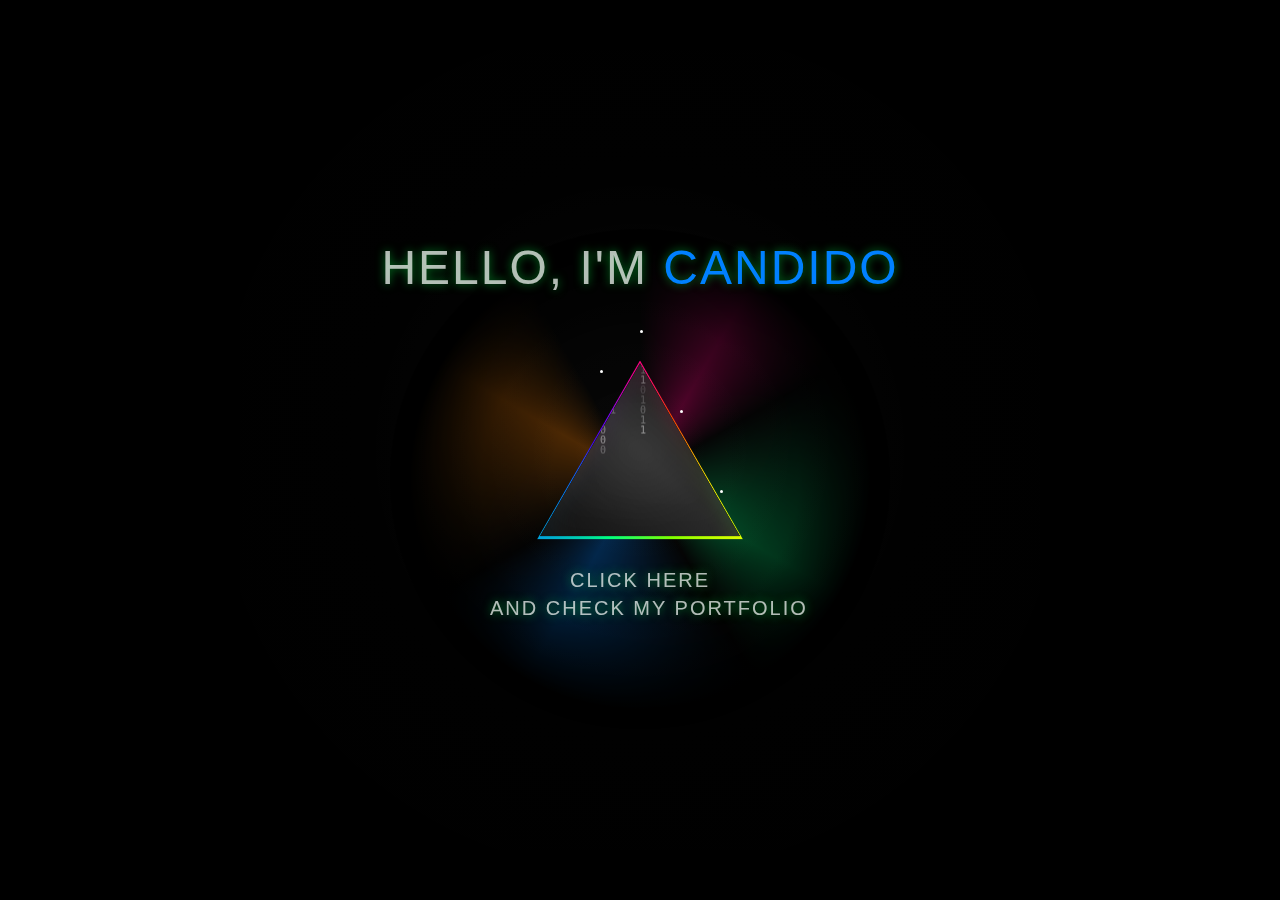
<file: index.html>
<!DOCTYPE html>
<html lang="en">
  <head>
    <meta charset="UTF-8" />
    <meta name="viewport" content="width=device-width, initial-scale=1.0" />
    <title>Prism Triangle</title>
    <style>
      * {
        margin: 0;
        padding: 0;
        box-sizing: border-box;
      }

      body {
        background: #000;
        height: 100vh;
        display: flex;
        justify-content: center;
        align-items: center;
        overflow: hidden;
        font-family: "Arial", sans-serif;
      }

      .container {
        position: relative;
        width: 300px;
        height: 300px;
      }

      .triangle {
        position: absolute;
        top: 50%;
        left: 50%;
        transform: translate(-50%, -50%);
        width: 200px;
        height: 173px;
        background: rgba(255, 255, 255, 0.05);
        backdrop-filter: blur(10px);
        clip-path: polygon(50% 0%, 0% 100%, 100% 100%);
        filter: drop-shadow(0 0 20px rgba(255, 255, 255, 0.1));
        overflow: hidden;
        z-index: 5;
      }

      /* Remove pulse animation when transitioning */
      .triangle:not(.transitioning) {
        animation: pulse 3s ease-in-out infinite;
      }

      .triangle::before {
        content: "";
        position: absolute;
        top: 0;
        left: 0;
        width: 100%;
        height: 100%;
        background: linear-gradient(
          45deg,
          transparent,
          rgba(255, 255, 255, 0.1),
          transparent
        );
        clip-path: polygon(50% 0%, 0% 100%, 100% 100%);
        animation: glass-shimmer 4s ease-in-out infinite;
      }

      .prism-border {
        position: absolute;
        top: 50%;
        left: 50%;
        transform: translate(-50%, -50%);
        width: 206px;
        height: 179px;
        clip-path: polygon(50% 0%, 0% 100%, 100% 100%);
        background: conic-gradient(
          from 0deg,
          #ff0080,
          #ff4000,
          #ff8000,
          #ffff00,
          #80ff00,
          #00ff80,
          #0080ff,
          #4000ff,
          #8000ff,
          #ff0080
        );
        animation: rainbow-rotate 3s linear infinite,
          border-pulse 2s ease-in-out infinite alternate;
      }

      .prism-border::before {
        content: "";
        position: absolute;
        top: 3px;
        left: 3px;
        width: 200px;
        height: 173px;
        background: #000;
        clip-path: polygon(50% 0%, 0% 100%, 100% 100%);
      }

      .inner-glow {
        position: absolute;
        top: 50%;
        left: 50%;
        transform: translate(-50%, -50%);
        width: 180px;
        height: 156px;
        background: radial-gradient(
          ellipse at center,
          rgba(255, 255, 255, 0.1) 0%,
          rgba(255, 255, 255, 0.05) 40%,
          transparent 70%
        );
        clip-path: polygon(50% 0%, 0% 100%, 100% 100%);
        animation: inner-pulse 4s ease-in-out infinite;
      }

      .sparkles {
        position: absolute;
        top: 50%;
        left: 50%;
        transform: translate(-50%, -50%);
        width: 400px;
        height: 400px;
        pointer-events: none;
      }

      .sparkle {
        position: absolute;
        width: 3px;
        height: 3px;
        background: #fff;
        border-radius: 50%;
        animation: sparkle 2s ease-in-out infinite;
      }

      .sparkle:nth-child(1) {
        top: 30%;
        left: 40%;
        animation-delay: 0s;
      }
      .sparkle:nth-child(2) {
        top: 60%;
        left: 70%;
        animation-delay: 0.5s;
      }
      .sparkle:nth-child(3) {
        top: 70%;
        left: 30%;
        animation-delay: 1s;
      }
      .sparkle:nth-child(4) {
        top: 40%;
        left: 60%;
        animation-delay: 1.5s;
      }
      .sparkle:nth-child(5) {
        top: 20%;
        left: 50%;
        animation-delay: 2s;
      }

      .light-rays {
        position: absolute;
        /* Position adjusted to match the circumcenter of the equilateral triangle */
        /* For an equilateral triangle, the circumcenter is at the same point as the centroid */
        /* which is at 1/3 of the height from the base */
        top: calc(50% + 173px / 6);
        left: 50%;
        transform: translate(-50%, -50%);
        width: 500px;
        height: 500px;
        background: radial-gradient(
            circle at center,
            transparent 0%,
            transparent 25%,
            rgba(0, 0, 0, 0.3) 45%,
            rgba(0, 0, 0, 1) 65%,
            rgba(0, 0, 0, 1) 90%,
            rgba(0, 0, 0, 1) 100%
          ),
          conic-gradient(
            from 0deg,
            transparent 0deg,
            rgba(255, 0, 128, 0.4) 30deg,
            transparent 60deg,
            rgba(0, 255, 128, 0.4) 120deg,
            transparent 150deg,
            rgba(0, 128, 255, 0.4) 210deg,
            transparent 240deg,
            rgba(255, 128, 0, 0.4) 300deg,
            transparent 330deg
          );
        border-radius: 50%;
        animation: ray-rotation 8s linear infinite;
        opacity: 0.7;
      }

      @keyframes pulse {
        0%,
        100% {
          transform: translate(-50%, -50%) scale(1);
          filter: drop-shadow(0 0 20px rgba(255, 255, 255, 0.1));
        }
        50% {
          transform: translate(-50%, -50%) scale(1.02);
          filter: drop-shadow(0 0 30px rgba(255, 255, 255, 0.2));
        }
      }

      @keyframes rainbow-rotate {
        0% {
          filter: hue-rotate(0deg) brightness(1);
        }
        50% {
          filter: hue-rotate(180deg) brightness(1.5);
        }
        100% {
          filter: hue-rotate(360deg) brightness(1);
        }
      }

      @keyframes border-pulse {
        0% {
          opacity: 0.6;
          transform: translate(-50%, -50%) scale(0.98);
        }
        100% {
          opacity: 1;
          transform: translate(-50%, -50%) scale(1.02);
        }
      }

      @keyframes glass-shimmer {
        0%,
        100% {
          opacity: 0.3;
          transform: translateX(-20px);
        }
        50% {
          opacity: 0.7;
          transform: translateX(20px);
        }
      }

      @keyframes inner-pulse {
        0%,
        100% {
          opacity: 0.3;
          transform: translate(-50%, -50%) scale(0.9);
        }
        50% {
          opacity: 0.7;
          transform: translate(-50%, -50%) scale(1.1);
        }
      }

      @keyframes sparkle {
        0%,
        100% {
          opacity: 0;
          transform: scale(0);
          filter: brightness(1);
        }
        50% {
          opacity: 1;
          transform: scale(1.5);
          filter: brightness(2) drop-shadow(0 0 6px #fff);
        }
      }

      @keyframes ray-rotation {
        0% {
          transform: translate(-50%, -50%) rotate(0deg);
        }
        100% {
          transform: translate(-50%, -50%) rotate(360deg);
        }
      }

      /* Ambient light effect */
      body::before {
        content: "";
        position: absolute;
        top: 50%;
        left: 50%;
        transform: translate(-50%, -50%);
        width: 800px;
        height: 800px;
        background: radial-gradient(
          circle,
          rgba(255, 255, 255, 0.03) 0%,
          rgba(255, 255, 255, 0.015) 30%,
          rgba(255, 255, 255, 0.005) 50%,
          transparent 100%
        );
        animation: ambient-pulse 5s ease-in-out infinite;
        pointer-events: none;
      }

      @keyframes ambient-pulse {
        0%,
        100% {
          transform: translate(-50%, -50%) scale(1);
          opacity: 0.3;
        }
        50% {
          transform: translate(-50%, -50%) scale(1.1);
          opacity: 0.6;
        }
      }

      #matrixCanvas {
        position: absolute;
        top: 0;
        left: 0;
        width: 100%;
        height: 100%;
        opacity: 0.7; /* Adjust to blend with glass effect */
        mix-blend-mode: screen; /* Helps blend with the glass effect */
      }

      .triangle-link {
        position: relative;
        display: block;
        width: 100%;
        height: 100%;
        cursor: pointer;
        text-decoration: none;
        z-index: 10;
      }
      
      .greeting-text {
        position: absolute;
        top: -60px;
        left: 50%;
        transform: translateX(-50%);
        color: rgba(255, 255, 255, 0.7);
        font-size: 48px;
        font-weight: 300;
        text-align: center;
        z-index: 20;
        letter-spacing: 2px;
        text-transform: uppercase;
        animation: pulse-text 2s infinite ease-in-out;
        pointer-events: none;
        text-shadow: 0 0 10px rgba(0, 255, 70, 0.5);
        white-space: nowrap;
      }
      
      .greeting-text .highlight {
        color: #0080ff;
      }

      .transition-overlay {
        position: fixed;
        top: 0;
        left: 0;
        width: 100vw;
        height: 100vh;
        background-color: white;
        opacity: 0;
        pointer-events: none;
        z-index: 1000;
        transition: opacity 0.5s ease-in-out;
      }

      /* Ensure transitions work properly */
      .transitioning {
        will-change: transform, background-color;
      }

      .click-instruction {
        position: absolute;
        bottom: -20px;
        left: 50%;
        transform: translateX(-50%);
        color: rgba(255, 255, 255, 0.7);
        font-size: 20px;
        text-align: center;
        font-weight: 300;
        letter-spacing: 2px;
        text-transform: uppercase;
        animation: pulse-text 2s infinite ease-in-out;
        pointer-events: none;
        text-shadow: 0 0 10px rgba(0, 255, 70, 0.5);
        width: 100%;
      }
      
      .click-line1 {
        display: block;
        margin-bottom: 5px;
      }
      
      .click-line2 {
        display: block;
        white-space: nowrap;
      }

      @keyframes pulse-text {
        0%,
        100% {
          opacity: 0.5;
        }
        50% {
          opacity: 1;
        }
      }

      /* Responsive design */
      @media (max-width: 768px) {
        .container {
          width: 250px;
          height: 250px;
        }

        .triangle {
          width: 160px;
          height: 138px;
        }

        .prism-border {
          width: 166px;
          height: 144px;
        }

        .prism-border::before {
          width: 160px;
          height: 138px;
        }

        .light-rays {
          width: 400px;
          height: 400px;
          /* Adjust the position for responsive design as well */
          top: calc(50% + 138px / 6);
        }
      }
    </style>
  </head>
  <body>
    <div class="container">
      <div class="greeting-text">Hello, I'm <span class="highlight">Candido</span></div>
      <div class="triangle-link" id="triangleLink">
        <div class="light-rays"></div>
        <div class="prism-border"></div>
        <div class="triangle" id="mainTriangle">
          <canvas id="matrixCanvas"></canvas>
        </div>
        <div class="inner-glow"></div>
        <div class="sparkles">
          <div class="sparkle"></div>
          <div class="sparkle"></div>
          <div class="sparkle"></div>
          <div class="sparkle"></div>
          <div class="sparkle"></div>
        </div>
        <div class="click-instruction">
          <span class="click-line1">Click here</span>
          <span class="click-line2">and check my portfolio</span>
        </div>
      </div>
      <div class="transition-overlay" id="transitionOverlay"></div>
    </div>
    <script>
      document.addEventListener("DOMContentLoaded", function () {
        const canvas = document.getElementById("matrixCanvas");
        const triangle = document.querySelector(".triangle");
        const triangleLink = document.getElementById("triangleLink");
        const transitionOverlay = document.getElementById("transitionOverlay");
        const ctx = canvas.getContext("2d");

        // Add click event for transition
        triangleLink.addEventListener("click", function (e) {
          e.preventDefault();
          
          // Hide the greeting text immediately when clicked - no transition
          document.querySelector(".greeting-text").style.display = "none";

          // Stop the pulse animation
          triangle.classList.add("transitioning");

          // Force a reflow to ensure styles are applied immediately
          void triangle.offsetWidth;

          // 1. Make the triangle white
          triangle.style.transition = "background-color 0.3s ease-in-out";
          triangle.style.backgroundColor = "rgba(255, 255, 255, 0.9)";

          // 2. Scale the triangle to fill the screen
          setTimeout(() => {
            // Apply transform with a new transition
            triangle.style.transition = "transform 0.8s ease-in-out";
            triangle.style.transform = "translate(-50%, -50%) scale(20)";

            // 3. Fade in the white overlay
            setTimeout(() => {
              transitionOverlay.style.opacity = "1";

              // 4. Redirect to main page
              setTimeout(() => {
                window.location.href = "pages/main.html";
              }, 500);
            }, 600);
          }, 300);
        });

        // Set canvas size to match triangle dimensions
        function resizeCanvas() {
          canvas.width = triangle.offsetWidth;
          canvas.height = triangle.offsetHeight;
        }

        resizeCanvas();
        window.addEventListener("resize", resizeCanvas);

        // Matrix characters (using a mix of katakana, numbers, and symbols for the matrix effect)
        const chars = "01";

        // Create drops
        const fontSize = 10;
        const columns = Math.floor(canvas.width / fontSize);
        const drops = [];

        // Initialize drops at random positions
        for (let i = 0; i < columns; i++) {
          drops[i] =
            Math.floor((Math.random() * canvas.height) / fontSize) * -1;
        }

        // Drawing the matrix effect
        function draw() {
          // Semi-transparent black to create fade effect
          ctx.fillStyle = "rgba(0, 0, 0, 0.05)";
          ctx.fillRect(0, 0, canvas.width, canvas.height);

          // Set the character style - green with varying opacity for glass effect
          ctx.font = fontSize + "px monospace";

          // Draw characters
          for (let i = 0; i < drops.length; i++) {
            // Random character
            const text = chars[Math.floor(Math.random() * chars.length)];

            // Varying green colors for matrix effect while maintaining glass look
            const opacity = Math.random() * 0.5 + 0.2; // Lower opacity for glass effect
            ctx.fillStyle = `rgba(255, 255, 255, ${opacity})`;

            // Draw the character
            ctx.fillText(text, i * fontSize, drops[i] * fontSize);

            // Move drops down
            drops[i]++;

            // Reset drops when they reach bottom or randomly
            if (drops[i] * fontSize > canvas.height && Math.random() > 0.975) {
              drops[i] = 0;
            }
          }
        }

        // Animation loop
        setInterval(draw, 50);
      });
    </script>
  </body>
</html>
</file>
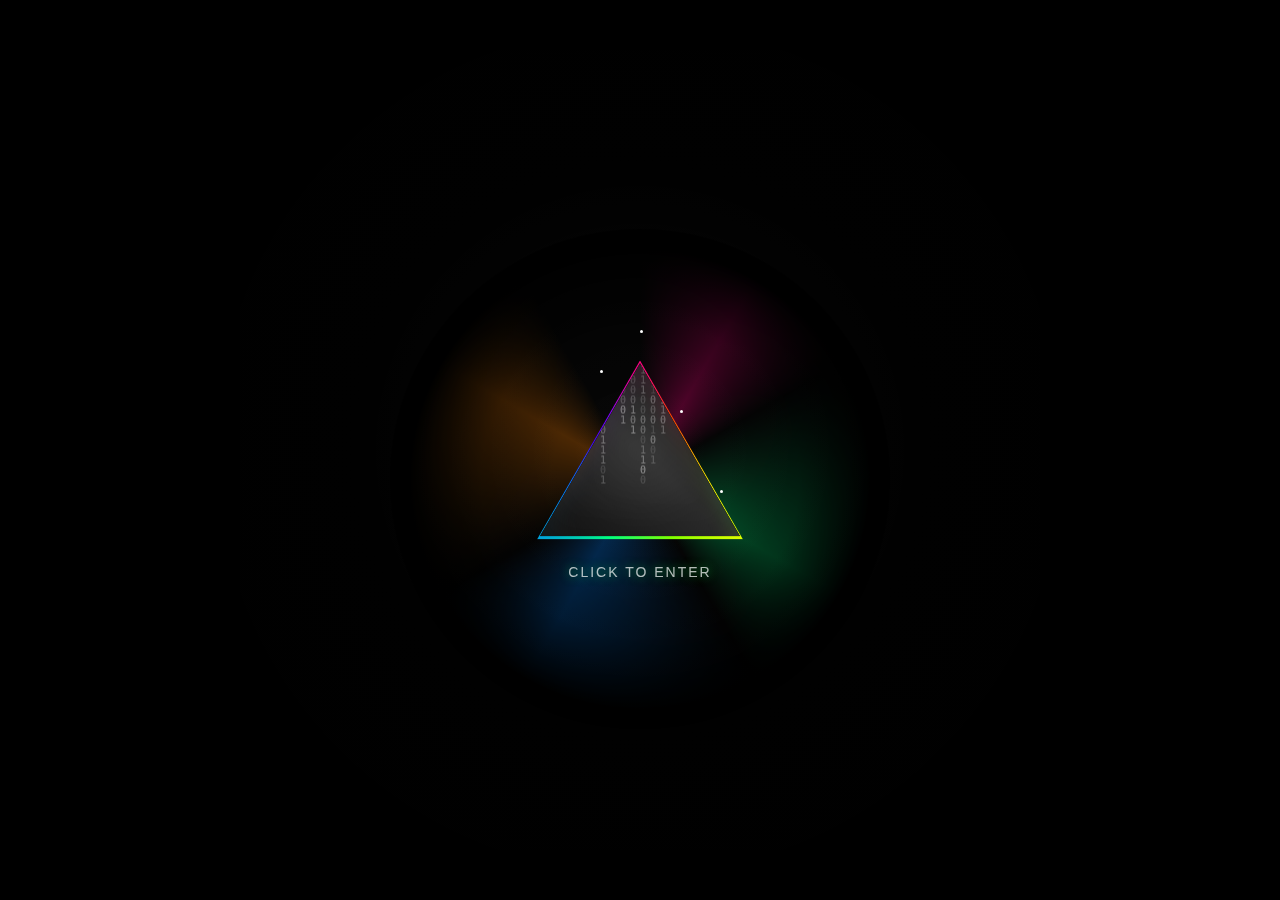
<file: intro.html>
<!DOCTYPE html>
<html lang="en">
  <head>
    <meta charset="UTF-8" />
    <meta name="viewport" content="width=device-width, initial-scale=1.0" />
    <title>Prism Triangle</title>
    <style>
      * {
        margin: 0;
        padding: 0;
        box-sizing: border-box;
      }

      body {
        background: #000;
        height: 100vh;
        display: flex;
        justify-content: center;
        align-items: center;
        overflow: hidden;
        font-family: "Arial", sans-serif;
      }

      .container {
        position: relative;
        width: 300px;
        height: 300px;
      }

      .triangle {
        position: absolute;
        top: 50%;
        left: 50%;
        transform: translate(-50%, -50%);
        width: 200px;
        height: 173px;
        background: rgba(255, 255, 255, 0.05);
        backdrop-filter: blur(10px);
        clip-path: polygon(50% 0%, 0% 100%, 100% 100%);
        filter: drop-shadow(0 0 20px rgba(255, 255, 255, 0.1));
        overflow: hidden;
        z-index: 5;
      }

      /* Remove pulse animation when transitioning */
      .triangle:not(.transitioning) {
        animation: pulse 3s ease-in-out infinite;
      }

      .triangle::before {
        content: "";
        position: absolute;
        top: 0;
        left: 0;
        width: 100%;
        height: 100%;
        background: linear-gradient(
          45deg,
          transparent,
          rgba(255, 255, 255, 0.1),
          transparent
        );
        clip-path: polygon(50% 0%, 0% 100%, 100% 100%);
        animation: glass-shimmer 4s ease-in-out infinite;
      }

      .prism-border {
        position: absolute;
        top: 50%;
        left: 50%;
        transform: translate(-50%, -50%);
        width: 206px;
        height: 179px;
        clip-path: polygon(50% 0%, 0% 100%, 100% 100%);
        background: conic-gradient(
          from 0deg,
          #ff0080,
          #ff4000,
          #ff8000,
          #ffff00,
          #80ff00,
          #00ff80,
          #0080ff,
          #4000ff,
          #8000ff,
          #ff0080
        );
        animation: rainbow-rotate 3s linear infinite,
          border-pulse 2s ease-in-out infinite alternate;
      }

      .prism-border::before {
        content: "";
        position: absolute;
        top: 3px;
        left: 3px;
        width: 200px;
        height: 173px;
        background: #000;
        clip-path: polygon(50% 0%, 0% 100%, 100% 100%);
      }

      .inner-glow {
        position: absolute;
        top: 50%;
        left: 50%;
        transform: translate(-50%, -50%);
        width: 180px;
        height: 156px;
        background: radial-gradient(
          ellipse at center,
          rgba(255, 255, 255, 0.1) 0%,
          rgba(255, 255, 255, 0.05) 40%,
          transparent 70%
        );
        clip-path: polygon(50% 0%, 0% 100%, 100% 100%);
        animation: inner-pulse 4s ease-in-out infinite;
      }

      .sparkles {
        position: absolute;
        top: 50%;
        left: 50%;
        transform: translate(-50%, -50%);
        width: 400px;
        height: 400px;
        pointer-events: none;
      }

      .sparkle {
        position: absolute;
        width: 3px;
        height: 3px;
        background: #fff;
        border-radius: 50%;
        animation: sparkle 2s ease-in-out infinite;
      }

      .sparkle:nth-child(1) {
        top: 30%;
        left: 40%;
        animation-delay: 0s;
      }
      .sparkle:nth-child(2) {
        top: 60%;
        left: 70%;
        animation-delay: 0.5s;
      }
      .sparkle:nth-child(3) {
        top: 70%;
        left: 30%;
        animation-delay: 1s;
      }
      .sparkle:nth-child(4) {
        top: 40%;
        left: 60%;
        animation-delay: 1.5s;
      }
      .sparkle:nth-child(5) {
        top: 20%;
        left: 50%;
        animation-delay: 2s;
      }

      .light-rays {
        position: absolute;
        /* Position adjusted to match the circumcenter of the equilateral triangle */
        /* For an equilateral triangle, the circumcenter is at the same point as the centroid */
        /* which is at 1/3 of the height from the base */
        top: calc(50% + 173px / 6);
        left: 50%;
        transform: translate(-50%, -50%);
        width: 500px;
        height: 500px;
        background: radial-gradient(
            circle at center,
            transparent 0%,
            transparent 25%,
            rgba(0, 0, 0, 0.3) 45%,
            rgba(0, 0, 0, 1) 65%,
            rgba(0, 0, 0, 1) 90%,
            rgba(0, 0, 0, 1) 100%
          ),
          conic-gradient(
            from 0deg,
            transparent 0deg,
            rgba(255, 0, 128, 0.4) 30deg,
            transparent 60deg,
            rgba(0, 255, 128, 0.4) 120deg,
            transparent 150deg,
            rgba(0, 128, 255, 0.4) 210deg,
            transparent 240deg,
            rgba(255, 128, 0, 0.4) 300deg,
            transparent 330deg
          );
        border-radius: 50%;
        animation: ray-rotation 8s linear infinite;
        opacity: 0.7;
      }

      @keyframes pulse {
        0%,
        100% {
          transform: translate(-50%, -50%) scale(1);
          filter: drop-shadow(0 0 20px rgba(255, 255, 255, 0.1));
        }
        50% {
          transform: translate(-50%, -50%) scale(1.02);
          filter: drop-shadow(0 0 30px rgba(255, 255, 255, 0.2));
        }
      }

      @keyframes rainbow-rotate {
        0% {
          filter: hue-rotate(0deg) brightness(1);
        }
        50% {
          filter: hue-rotate(180deg) brightness(1.5);
        }
        100% {
          filter: hue-rotate(360deg) brightness(1);
        }
      }

      @keyframes border-pulse {
        0% {
          opacity: 0.6;
          transform: translate(-50%, -50%) scale(0.98);
        }
        100% {
          opacity: 1;
          transform: translate(-50%, -50%) scale(1.02);
        }
      }

      @keyframes glass-shimmer {
        0%,
        100% {
          opacity: 0.3;
          transform: translateX(-20px);
        }
        50% {
          opacity: 0.7;
          transform: translateX(20px);
        }
      }

      @keyframes inner-pulse {
        0%,
        100% {
          opacity: 0.3;
          transform: translate(-50%, -50%) scale(0.9);
        }
        50% {
          opacity: 0.7;
          transform: translate(-50%, -50%) scale(1.1);
        }
      }

      @keyframes sparkle {
        0%,
        100% {
          opacity: 0;
          transform: scale(0);
          filter: brightness(1);
        }
        50% {
          opacity: 1;
          transform: scale(1.5);
          filter: brightness(2) drop-shadow(0 0 6px #fff);
        }
      }

      @keyframes ray-rotation {
        0% {
          transform: translate(-50%, -50%) rotate(0deg);
        }
        100% {
          transform: translate(-50%, -50%) rotate(360deg);
        }
      }

      /* Ambient light effect */
      body::before {
        content: "";
        position: absolute;
        top: 50%;
        left: 50%;
        transform: translate(-50%, -50%);
        width: 800px;
        height: 800px;
        background: radial-gradient(
          circle,
          rgba(255, 255, 255, 0.03) 0%,
          rgba(255, 255, 255, 0.015) 30%,
          rgba(255, 255, 255, 0.005) 50%,
          transparent 100%
        );
        animation: ambient-pulse 5s ease-in-out infinite;
        pointer-events: none;
      }

      @keyframes ambient-pulse {
        0%,
        100% {
          transform: translate(-50%, -50%) scale(1);
          opacity: 0.3;
        }
        50% {
          transform: translate(-50%, -50%) scale(1.1);
          opacity: 0.6;
        }
      }

      #matrixCanvas {
        position: absolute;
        top: 0;
        left: 0;
        width: 100%;
        height: 100%;
        opacity: 0.7; /* Adjust to blend with glass effect */
        mix-blend-mode: screen; /* Helps blend with the glass effect */
      }

      .triangle-link {
        position: relative;
        display: block;
        width: 100%;
        height: 100%;
        cursor: pointer;
        text-decoration: none;
        z-index: 10;
      }

      .transition-overlay {
        position: fixed;
        top: 0;
        left: 0;
        width: 100vw;
        height: 100vh;
        background-color: white;
        opacity: 0;
        pointer-events: none;
        z-index: 1000;
        transition: opacity 0.5s ease-in-out;
      }

      /* Ensure transitions work properly */
      .transitioning {
        will-change: transform, background-color;
      }

      .click-instruction {
        position: absolute;
        bottom: 20px;
        left: 50%;
        transform: translateX(-50%);
        color: rgba(255, 255, 255, 0.7);
        font-size: 14px;
        text-align: center;
        font-weight: 300;
        letter-spacing: 2px;
        text-transform: uppercase;
        animation: pulse-text 2s infinite ease-in-out;
        pointer-events: none;
        text-shadow: 0 0 10px rgba(0, 255, 70, 0.5);
      }

      @keyframes pulse-text {
        0%,
        100% {
          opacity: 0.5;
        }
        50% {
          opacity: 1;
        }
      }

      /* Responsive design */
      @media (max-width: 768px) {
        .container {
          width: 250px;
          height: 250px;
        }

        .triangle {
          width: 160px;
          height: 138px;
        }

        .prism-border {
          width: 166px;
          height: 144px;
        }

        .prism-border::before {
          width: 160px;
          height: 138px;
        }

        .light-rays {
          width: 400px;
          height: 400px;
          /* Adjust the position for responsive design as well */
          top: calc(50% + 138px / 6);
        }
      }
    </style>
  </head>
  <body>
    <div class="container">
      <div class="triangle-link" id="triangleLink">
        <div class="light-rays"></div>
        <div class="prism-border"></div>
        <div class="triangle" id="mainTriangle">
          <canvas id="matrixCanvas"></canvas>
        </div>
        <div class="inner-glow"></div>
        <div class="sparkles">
          <div class="sparkle"></div>
          <div class="sparkle"></div>
          <div class="sparkle"></div>
          <div class="sparkle"></div>
          <div class="sparkle"></div>
        </div>
        <div class="click-instruction">Click to Enter</div>
      </div>
      <div class="transition-overlay" id="transitionOverlay"></div>
    </div>
    <script>
      document.addEventListener("DOMContentLoaded", function () {
        const canvas = document.getElementById("matrixCanvas");
        const triangle = document.querySelector(".triangle");
        const triangleLink = document.getElementById("triangleLink");
        const transitionOverlay = document.getElementById("transitionOverlay");
        const ctx = canvas.getContext("2d");

        // Add click event for transition
        triangleLink.addEventListener("click", function (e) {
          e.preventDefault();

          // Stop the pulse animation
          triangle.classList.add("transitioning");

          // Force a reflow to ensure styles are applied immediately
          void triangle.offsetWidth;

          // 1. Make the triangle white
          triangle.style.transition = "background-color 0.3s ease-in-out";
          triangle.style.backgroundColor = "rgba(255, 255, 255, 0.9)";

          // 2. Scale the triangle to fill the screen
          setTimeout(() => {
            // Apply transform with a new transition
            triangle.style.transition = "transform 0.8s ease-in-out";
            triangle.style.transform = "translate(-50%, -50%) scale(20)";

            // 3. Fade in the white overlay
            setTimeout(() => {
              transitionOverlay.style.opacity = "1";

              // 4. Redirect to main page
              setTimeout(() => {
                window.location.href = "main.html";
              }, 500);
            }, 600);
          }, 300);
        });

        // Set canvas size to match triangle dimensions
        function resizeCanvas() {
          canvas.width = triangle.offsetWidth;
          canvas.height = triangle.offsetHeight;
        }

        resizeCanvas();
        window.addEventListener("resize", resizeCanvas);

        // Matrix characters (using a mix of katakana, numbers, and symbols for the matrix effect)
        const chars = "01";

        // Create drops
        const fontSize = 10;
        const columns = Math.floor(canvas.width / fontSize);
        const drops = [];

        // Initialize drops at random positions
        for (let i = 0; i < columns; i++) {
          drops[i] =
            Math.floor((Math.random() * canvas.height) / fontSize) * -1;
        }

        // Drawing the matrix effect
        function draw() {
          // Semi-transparent black to create fade effect
          ctx.fillStyle = "rgba(0, 0, 0, 0.05)";
          ctx.fillRect(0, 0, canvas.width, canvas.height);

          // Set the character style - green with varying opacity for glass effect
          ctx.font = fontSize + "px monospace";

          // Draw characters
          for (let i = 0; i < drops.length; i++) {
            // Random character
            const text = chars[Math.floor(Math.random() * chars.length)];

            // Varying green colors for matrix effect while maintaining glass look
            const opacity = Math.random() * 0.5 + 0.2; // Lower opacity for glass effect
            ctx.fillStyle = `rgba(255, 255, 255, ${opacity})`;

            // Draw the character
            ctx.fillText(text, i * fontSize, drops[i] * fontSize);

            // Move drops down
            drops[i]++;

            // Reset drops when they reach bottom or randomly
            if (drops[i] * fontSize > canvas.height && Math.random() > 0.975) {
              drops[i] = 0;
            }
          }
        }

        // Animation loop
        setInterval(draw, 50);
      });
    </script>
  </body>
</html>
</file>
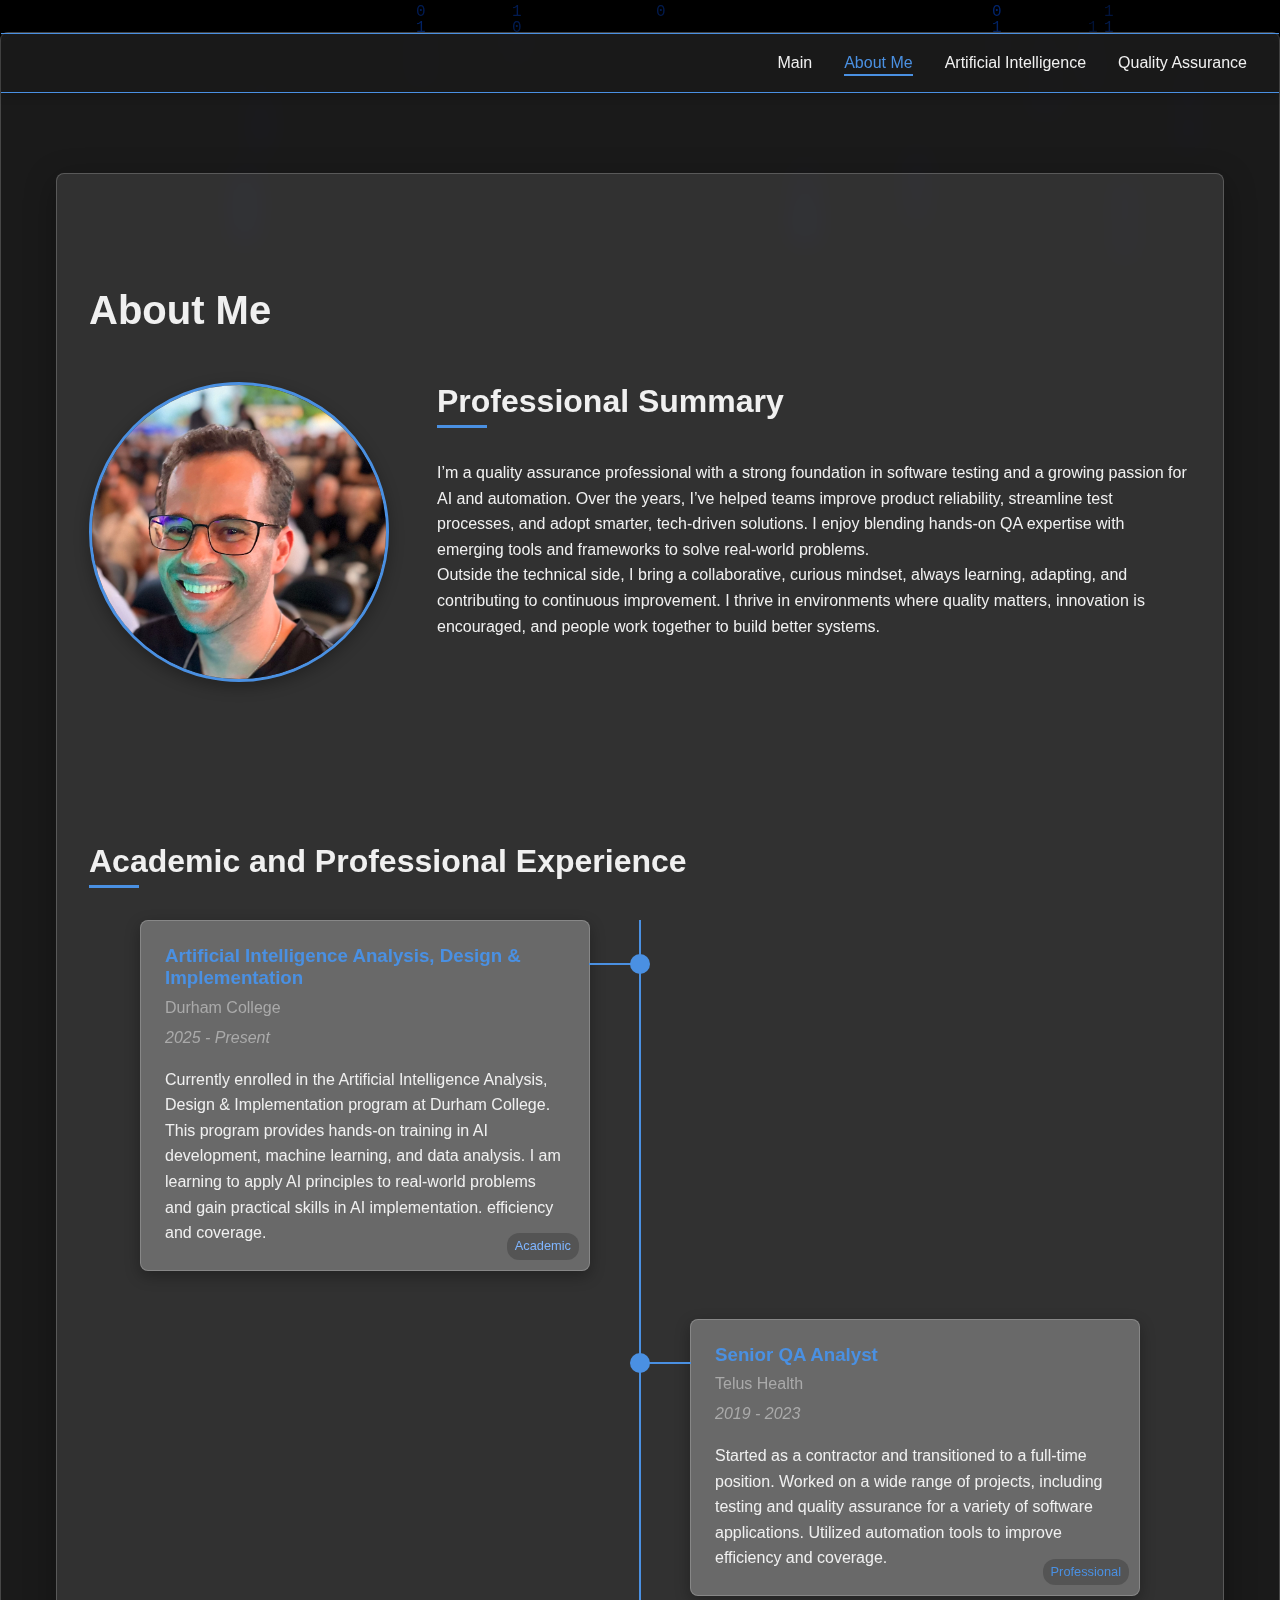
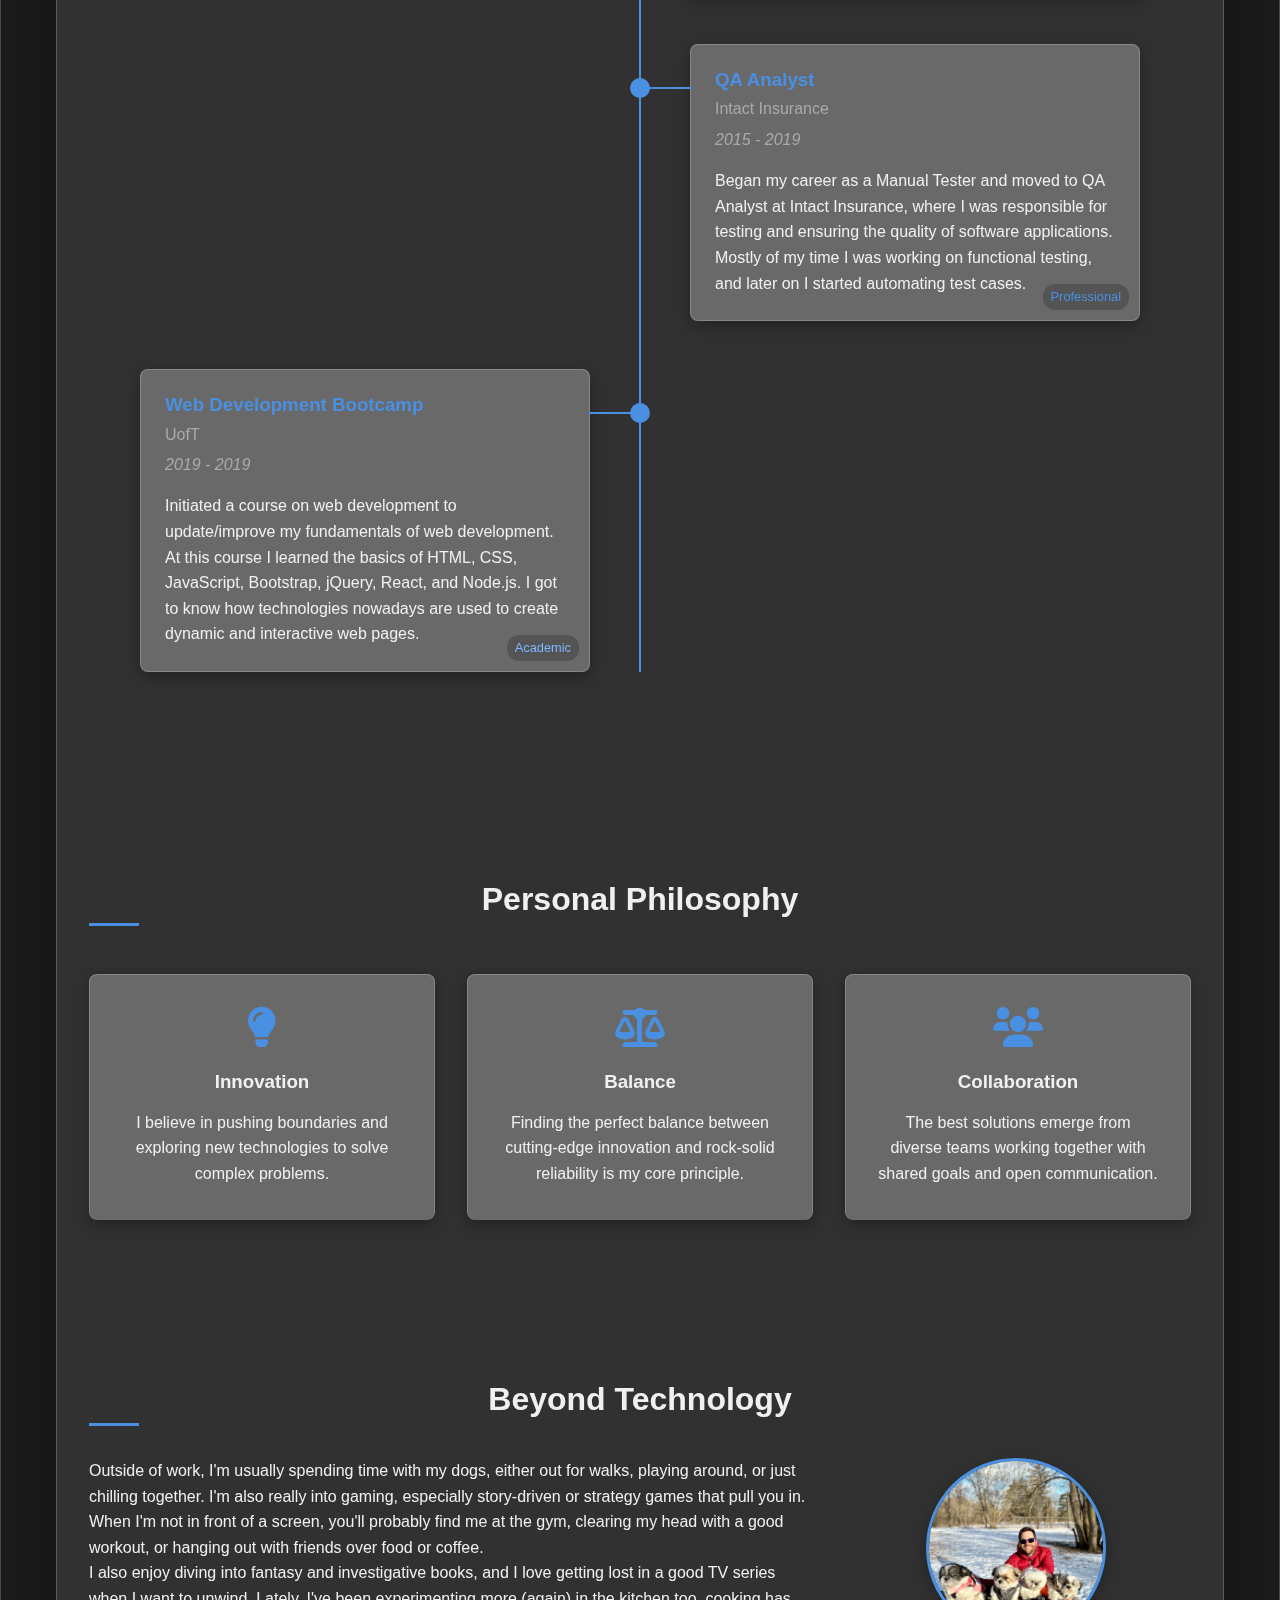
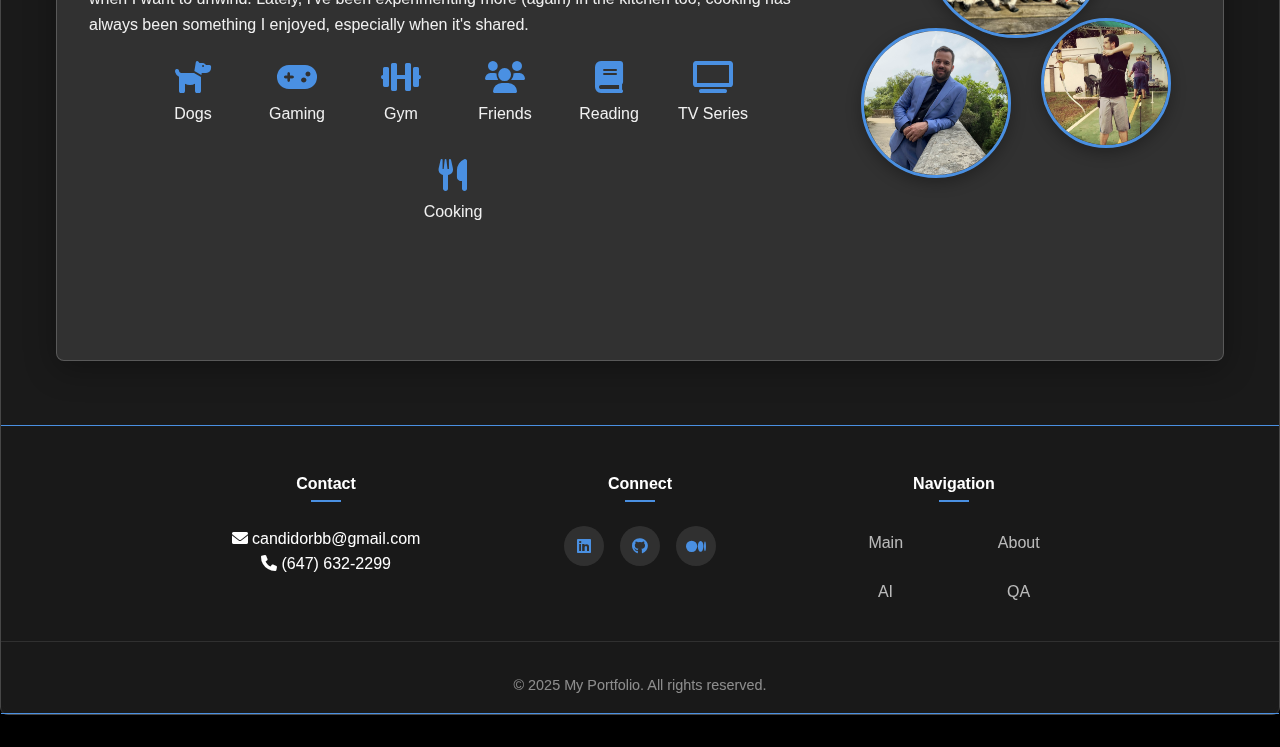
<file: pages/about.html>
<!DOCTYPE html>
<html lang="en">
  <head>
    <meta charset="UTF-8" />
    <meta name="viewport" content="width=device-width, initial-scale=1.0" />
    <title>Portfolio | About Me</title>
    <link rel="stylesheet" href="../css/styles.css" />
    <link
      rel="stylesheet"
      href="https://cdnjs.cloudflare.com/ajax/libs/font-awesome/6.0.0-beta3/css/all.min.css"
    />
  </head>
  <body>
    <canvas id="backgroundMatrixCanvas"></canvas>

    <main>
      <header>
        <nav>
          <ul>
            <li><a href="main.html">Main</a></li>
            <li class="active"><a href="about.html">About Me</a></li>
            <li><a href="ai.html">Artificial Intelligence</a></li>
            <li><a href="qa.html">Quality Assurance</a></li>
          </ul>
        </nav>
      </header>

      <!-- Main content section -->
      <section class="nav-containers">
        <div class="container">
          <div class="content-wrapper">
            <!-- About Me Content -->
            <section class="about-hero">
              <div class="about-content">
                <h1>About Me</h1>
                <div class="profile-container">
                  <div class="profile-image">
                    <div class="profile-photo">
                      <img
                        src="../assets/images/face.jpg"
                        alt="Profile Photo"
                      />
                    </div>
                  </div>
                  <div class="profile-details">
                    <h2>Professional Summary</h2>
                    <p>
                      I’m a quality assurance professional with a strong
                      foundation in software testing and a growing passion for
                      AI and automation. Over the years, I’ve helped teams
                      improve product reliability, streamline test processes,
                      and adopt smarter, tech-driven solutions. I enjoy blending
                      hands-on QA expertise with emerging tools and frameworks
                      to solve real-world problems.
                    </p>
                    <p>
                      Outside the technical side, I bring a collaborative,
                      curious mindset, always learning, adapting, and
                      contributing to continuous improvement. I thrive in
                      environments where quality matters, innovation is
                      encouraged, and people work together to build better
                      systems.
                    </p>
                  </div>
                </div>
              </div>
            </section>

            <section class="timeline-section">
              <h2>Academic and Professional Experience</h2>
              <div class="timeline">
                <div class="timeline-item timeline-left academic">
                  <div class="timeline-dot"></div>
                  <div class="timeline-content">
                    <h3>
                      Artificial Intelligence Analysis, Design & Implementation
                    </h3>
                    <h4>Durham College</h4>
                    <p class="timeline-date">2025 - Present</p>
                    <p>
                      Currently enrolled in the Artificial Intelligence
                      Analysis, Design & Implementation program at Durham
                      College. This program provides hands-on training in AI
                      development, machine learning, and data analysis. I am
                      learning to apply AI principles to real-world problems and
                      gain practical skills in AI implementation. efficiency and
                      coverage.
                    </p>
                    <span class="timeline-type">Academic</span>
                  </div>
                </div>
                <div class="timeline-item timeline-right professional">
                  <div class="timeline-dot"></div>
                  <div class="timeline-content">
                    <h3>Senior QA Analyst</h3>
                    <h4>Telus Health</h4>
                    <p class="timeline-date">2019 - 2023</p>
                    <p>
                      Started as a contractor and transitioned to a full-time
                      position. Worked on a wide range of projects, including
                      testing and quality assurance for a variety of software
                      applications. Utilized automation tools to improve
                      efficiency and coverage.
                    </p>
                    <span class="timeline-type">Professional</span>
                  </div>
                </div>
                <div class="timeline-item timeline-right professional">
                  <div class="timeline-dot"></div>
                  <div class="timeline-content">
                    <h3>QA Analyst</h3>
                    <h4>Intact Insurance</h4>
                    <p class="timeline-date">2015 - 2019</p>
                    <p>
                      Began my career as a Manual Tester and moved to QA Analyst
                      at Intact Insurance, where I was responsible for testing
                      and ensuring the quality of software applications. Mostly
                      of my time I was working on functional testing, and later
                      on I started automating test cases.
                    </p>
                    <span class="timeline-type">Professional</span>
                  </div>
                </div>
                <div class="timeline-item timeline-left academic">
                  <div class="timeline-dot"></div>
                  <div class="timeline-content">
                    <h3>Web Development Bootcamp</h3>
                    <h4>UofT</h4>
                    <p class="timeline-date">2019 - 2019</p>
                    <p>
                      Initiated a course on web development to update/improve my
                      fundamentals of web development. At this course I learned
                      the basics of HTML, CSS, JavaScript, Bootstrap, jQuery,
                      React, and Node.js. I got to know how technologies
                      nowadays are used to create dynamic and interactive web
                      pages.
                    </p>
                    <span class="timeline-type">Academic</span>
                  </div>
                </div>
              </div>
            </section>

            <section class="personal-section">
              <h2>Personal Philosophy</h2>
              <div class="philosophy-content">
                <div class="philosophy-item">
                  <i class="fas fa-lightbulb"></i>
                  <h3>Innovation</h3>
                  <p>
                    I believe in pushing boundaries and exploring new
                    technologies to solve complex problems.
                  </p>
                </div>
                <div class="philosophy-item">
                  <i class="fas fa-balance-scale"></i>
                  <h3>Balance</h3>
                  <p>
                    Finding the perfect balance between cutting-edge innovation
                    and rock-solid reliability is my core principle.
                  </p>
                </div>
                <div class="philosophy-item">
                  <i class="fas fa-users"></i>
                  <h3>Collaboration</h3>
                  <p>
                    The best solutions emerge from diverse teams working
                    together with shared goals and open communication.
                  </p>
                </div>
              </div>
            </section>

            <section class="interests-section">
              <h2>Beyond Technology</h2>
              <div class="interests-content">
                <div class="interests-text-container">
                  <div class="interests-text">
                    <p>
                      Outside of work, I'm usually spending time with my dogs,
                      either out for walks, playing around, or just chilling
                      together. I'm also really into gaming, especially
                      story-driven or strategy games that pull you in. When I'm
                      not in front of a screen, you'll probably find me at the
                      gym, clearing my head with a good workout, or hanging out
                      with friends over food or coffee. <br />
                      I also enjoy diving into fantasy and investigative books,
                      and I love getting lost in a good TV series when I want to
                      unwind. Lately, I've been experimenting more (again) in
                      the kitchen too, cooking has always been something I
                      enjoyed, especially when it's shared.
                    </p>
                  </div>
                  <div class="interests-grid">
                    <div class="interest-item">
                      <i class="fas fa-dog"></i>
                      <span>Dogs</span>
                    </div>
                    <div class="interest-item">
                      <i class="fas fa-gamepad"></i>
                      <span>Gaming</span>
                    </div>
                    <div class="interest-item">
                      <i class="fas fa-dumbbell"></i>
                      <span>Gym</span>
                    </div>
                    <div class="interest-item">
                      <i class="fas fa-users"></i>
                      <span>Friends</span>
                    </div>
                    <div class="interest-item">
                      <i class="fas fa-book"></i>
                      <span>Reading</span>
                    </div>
                    <div class="interest-item">
                      <i class="fas fa-tv"></i>
                      <span>TV Series</span>
                    </div>
                    <div class="interest-item">
                      <i class="fas fa-utensils"></i>
                      <span>Cooking</span>
                    </div>
                  </div>
                </div>
                <div class="interests-photos">
                  <div class="photo-bubble photo-bubble-1">
                    <img src="../assets/images/dogs.jpg" alt="My Dogs" />
                  </div>
                  <div class="photo-bubble photo-bubble-2">
                    <img src="../assets/images/body.JPG" alt="Fitness" />
                  </div>
                  <div class="photo-bubble photo-bubble-3">
                    <img src="../assets/images/arco.jpg" alt="Leisure" />
                  </div>
                </div>
              </div>
            </section>
          </div>
        </div>
      </section>
      <footer>
        <div class="footer-content">
          <div class="footer-section">
            <h4>Contact</h4>
            <p><i class="fas fa-envelope"></i> candidorbb@gmail.com</p>
            <p><i class="fas fa-phone"></i> (647) 632-2299</p>
          </div>
          <div class="footer-section">
            <h4>Connect</h4>
            <div class="social-links">
              <a href="#" target="_blank"><i class="fab fa-linkedin"></i></a>
              <a href="#" target="_blank"><i class="fab fa-github"></i></a>
              <a href="#" target="_blank"><i class="fab fa-medium"></i></a>
            </div>
          </div>
          <div class="footer-section">
            <h4>Navigation</h4>
            <nav class="footer-nav">
              <div class="nav-row">
                <a href="main.html">Main</a>
                <a href="about.html">About</a>
              </div>
              <div class="nav-row">
                <a href="ai.html">AI</a>
                <a href="qa.html">QA</a>
              </div>
            </nav>
          </div>
        </div>
        <div class="copyright">
          <p>&copy; 2025 My Portfolio. All rights reserved.</p>
        </div>
      </footer>
    </main>

    <script src="../js/scripts.js"></script>
  </body>
</html>
</file>
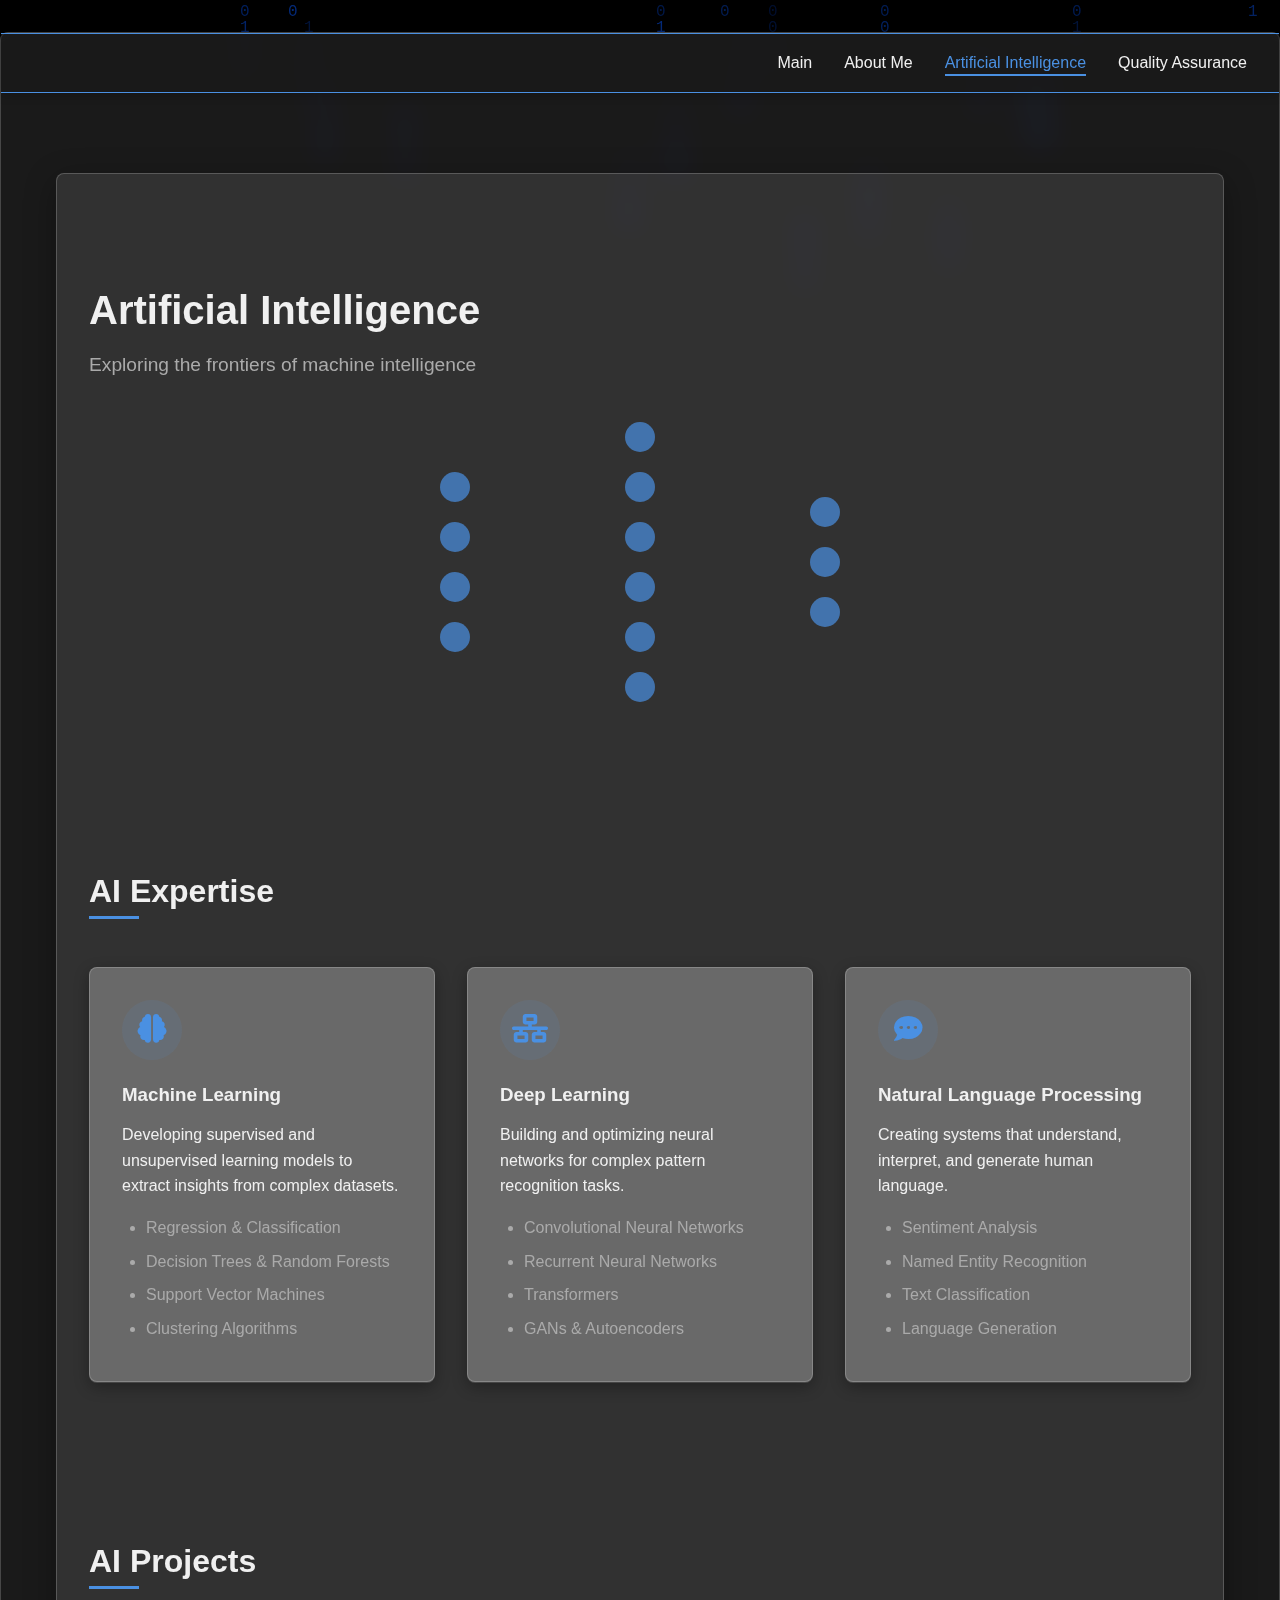
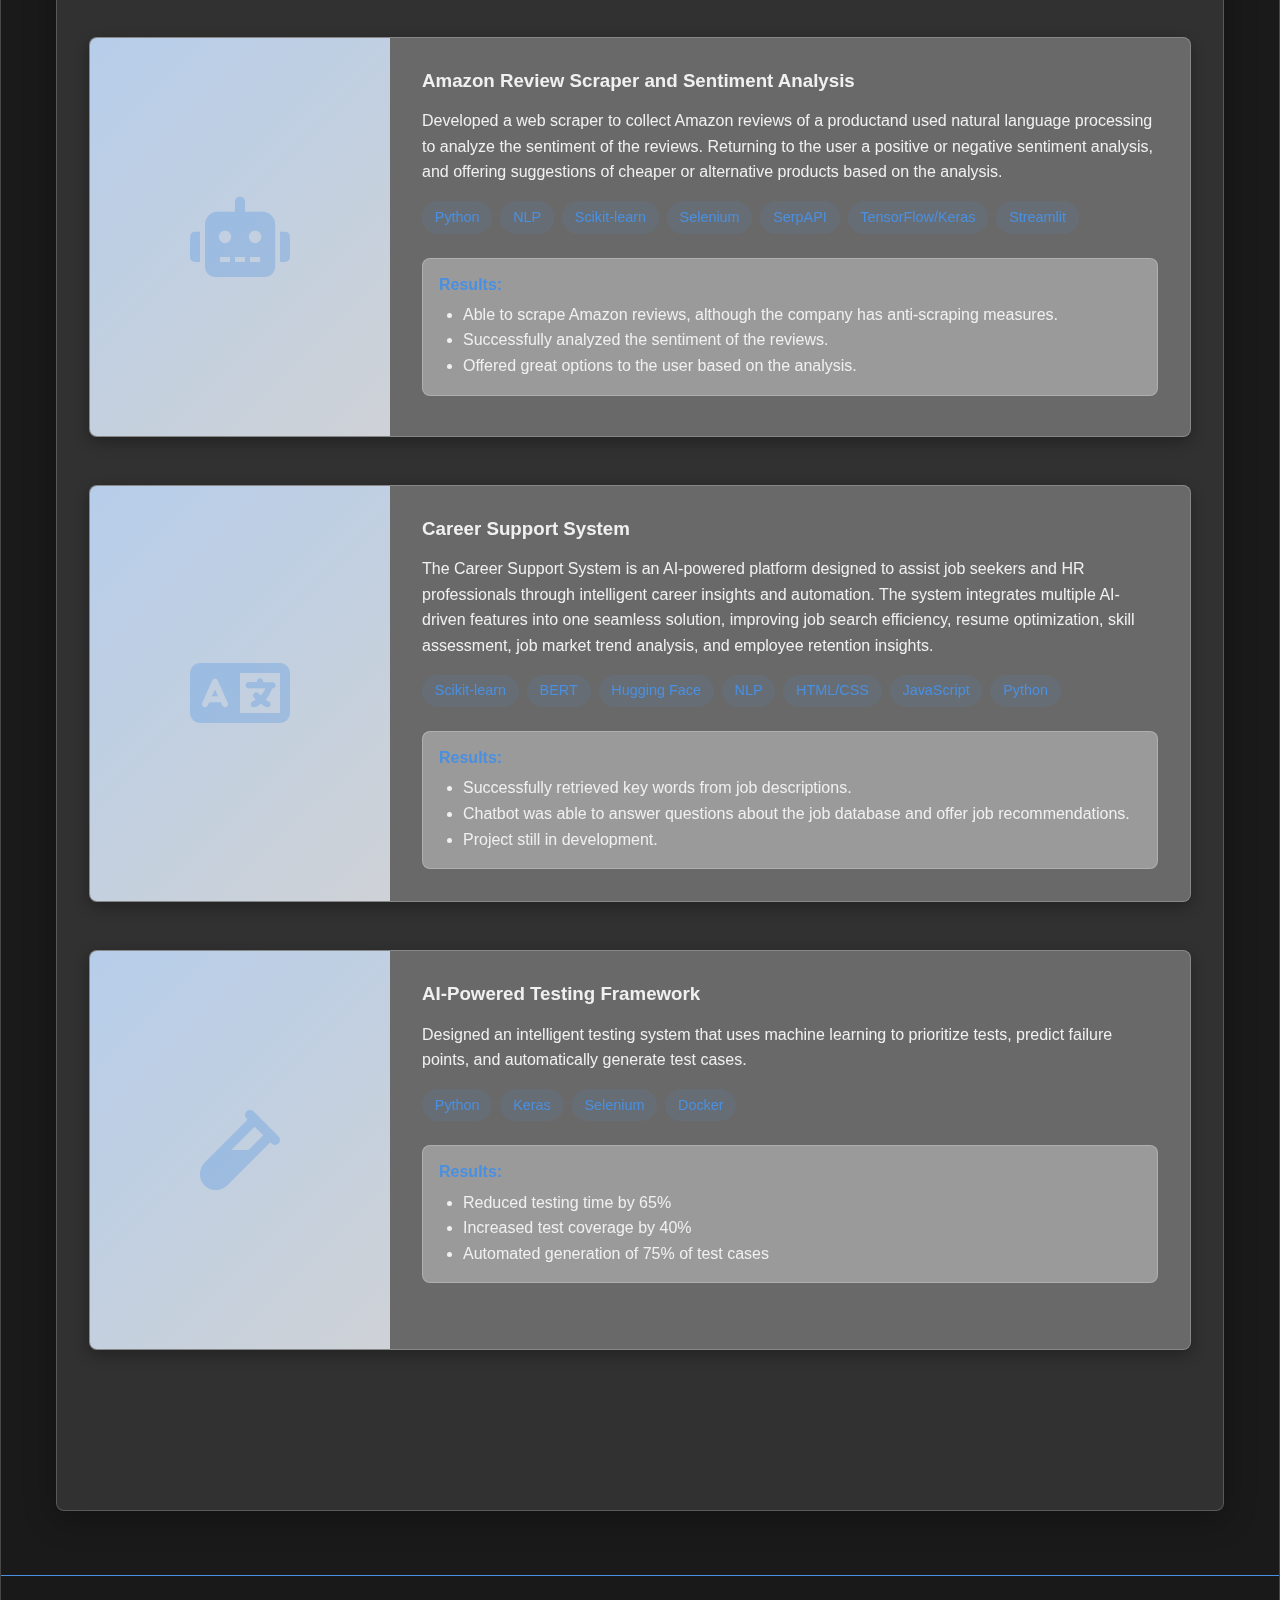
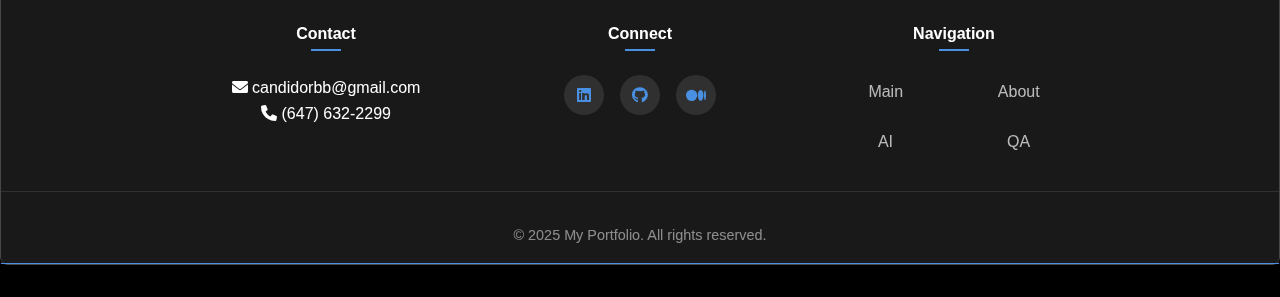
<file: pages/ai.html>
<!DOCTYPE html>
<html lang="en">
  <head>
    <meta charset="UTF-8" />
    <meta name="viewport" content="width=device-width, initial-scale=1.0" />
    <title>Portfolio | Artificial Intelligence</title>
    <link rel="stylesheet" href="../css/styles.css" />
    <link
      rel="stylesheet"
      href="https://cdnjs.cloudflare.com/ajax/libs/font-awesome/6.0.0-beta3/css/all.min.css"
    />
  </head>
  <body>
    <canvas id="backgroundMatrixCanvas"></canvas>

    <main>
      <header>
        <nav>
          <ul>
            <li><a href="main.html">Main</a></li>
            <li><a href="about.html">About Me</a></li>
            <li class="active">
              <a href="ai.html">Artificial Intelligence</a>
            </li>
            <li><a href="qa.html">Quality Assurance</a></li>
          </ul>
        </nav>
      </header>

      <!-- Main content section -->
      <section class="nav-containers">
        <div class="container">
          <div class="content-wrapper">
            <!-- AI Content -->
            <section class="ai-hero">
              <div class="ai-hero-content">
                <h1>Artificial Intelligence</h1>
                <p class="subtitle">
                  Exploring the frontiers of machine intelligence
                </p>
              </div>
              <div class="ai-hero-visual">
                <div class="neural-network-animation">
                  <!-- Neural network animation will be handled by CSS/JS -->
                  <div class="node-layer input-layer">
                    <div class="node"></div>
                    <div class="node"></div>
                    <div class="node"></div>
                    <div class="node"></div>
                  </div>
                  <div class="node-layer hidden-layer">
                    <div class="node"></div>
                    <div class="node"></div>
                    <div class="node"></div>
                    <div class="node"></div>
                    <div class="node"></div>
                    <div class="node"></div>
                  </div>
                  <div class="node-layer output-layer">
                    <div class="node"></div>
                    <div class="node"></div>
                    <div class="node"></div>
                  </div>
                </div>
              </div>
            </section>

            <section class="ai-expertise">
              <h2>AI Expertise</h2>
              <div class="expertise-grid">
                <div class="expertise-card">
                  <div class="expertise-icon">
                    <i class="fas fa-brain"></i>
                  </div>
                  <h3>Machine Learning</h3>
                  <p>
                    Developing supervised and unsupervised learning models to
                    extract insights from complex datasets.
                  </p>
                  <ul class="tech-list">
                    <li>Regression & Classification</li>
                    <li>Decision Trees & Random Forests</li>
                    <li>Support Vector Machines</li>
                    <li>Clustering Algorithms</li>
                  </ul>
                </div>
                <div class="expertise-card">
                  <div class="expertise-icon">
                    <i class="fas fa-network-wired"></i>
                  </div>
                  <h3>Deep Learning</h3>
                  <p>
                    Building and optimizing neural networks for complex pattern
                    recognition tasks.
                  </p>
                  <ul class="tech-list">
                    <li>Convolutional Neural Networks</li>
                    <li>Recurrent Neural Networks</li>
                    <li>Transformers</li>
                    <li>GANs & Autoencoders</li>
                  </ul>
                </div>
                <div class="expertise-card">
                  <div class="expertise-icon">
                    <i class="fas fa-comment-dots"></i>
                  </div>
                  <h3>Natural Language Processing</h3>
                  <p>
                    Creating systems that understand, interpret, and generate
                    human language.
                  </p>
                  <ul class="tech-list">
                    <li>Sentiment Analysis</li>
                    <li>Named Entity Recognition</li>
                    <li>Text Classification</li>
                    <li>Language Generation</li>
                  </ul>
                </div>
              </div>
            </section>

            <section id="ai-projects" class="ai-projects">
              <h2>AI Projects</h2>
              <div class="project-showcase">
                <div class="project-item">
                  <div class="project-image">
                    <div class="project-placeholder">
                      <i class="fas fa-robot"></i>
                    </div>
                  </div>
                  <div class="project-details">
                    <h3>Amazon Review Scraper and Sentiment Analysis</h3>
                    <p>
                      Developed a web scraper to collect Amazon reviews of a
                      productand used natural language processing to analyze the
                      sentiment of the reviews. Returning to the user a positive
                      or negative sentiment analysis, and offering suggestions
                      of cheaper or alternative products based on the analysis.
                    </p>
                    <div class="tech-tags">
                      <span>Python</span>
                      <span>NLP</span>
                      <span>Scikit-learn</span>
                      <span>Selenium</span>
                      <span>SerpAPI</span>
                      <span>TensorFlow/Keras</span>
                      <span>Streamlit</span>
                    </div>
                    <div class="project-results">
                      <h4>Results:</h4>
                      <ul>
                        <li>
                          Able to scrape Amazon reviews, although the company
                          has anti-scraping measures.
                        </li>
                        <li>
                          Successfully analyzed the sentiment of the reviews.
                        </li>
                        <li>
                          Offered great options to the user based on the
                          analysis.
                        </li>
                      </ul>
                    </div>
                  </div>
                </div>

                <div class="project-item">
                  <div class="project-image">
                    <div class="project-placeholder">
                      <i class="fas fa-language"></i>
                    </div>
                  </div>
                  <div class="project-details">
                    <h3>Career Support System</h3>
                    <p>
                      The Career Support System is an AI-powered platform
                      designed to assist job seekers and HR professionals
                      through intelligent career insights and automation. The
                      system integrates multiple AI-driven features into one
                      seamless solution, improving job search efficiency, resume
                      optimization, skill assessment, job market trend analysis,
                      and employee retention insights.
                    </p>
                    <div class="tech-tags">
                      <span>Scikit-learn</span>
                      <span>BERT</span>
                      <span>Hugging Face</span>
                      <span>NLP</span>
                      <span>HTML/CSS</span>
                      <span>JavaScript</span>
                      <span>Python</span>
                    </div>
                    <div class="project-results">
                      <h4>Results:</h4>
                      <ul>
                        <li>
                          Successfully retrieved key words from job
                          descriptions.
                        </li>
                        <li>
                          Chatbot was able to answer questions about the job
                          database and offer job recommendations.
                        </li>
                        <li>Project still in development.</li>
                      </ul>
                    </div>
                  </div>
                </div>

                <div id="ai-testing" class="project-item">
                  <div class="project-image">
                    <div class="project-placeholder">
                      <i class="fas fa-vial"></i>
                    </div>
                  </div>
                  <div class="project-details">
                    <h3>AI-Powered Testing Framework</h3>
                    <p>
                      Designed an intelligent testing system that uses machine
                      learning to prioritize tests, predict failure points, and
                      automatically generate test cases.
                    </p>
                    <div class="tech-tags">
                      <span>Python</span>
                      <span>Keras</span>
                      <span>Selenium</span>
                      <span>Docker</span>
                    </div>
                    <div class="project-results">
                      <h4>Results:</h4>
                      <ul>
                        <li>Reduced testing time by 65%</li>
                        <li>Increased test coverage by 40%</li>
                        <li>Automated generation of 75% of test cases</li>
                      </ul>
                    </div>
                  </div>
                </div>
              </div>
            </section>

            <!-- AI Research section hidden for now, will be used later -->
            <section class="ai-research" style="display: none;">
              <h2>Research & Publications</h2>
              <div class="research-list">
                <div class="research-item">
                  <h3>Optimizing Neural Networks for Edge Devices</h3>
                  <p class="publication-info">
                    Journal of Machine Learning Research, 2024
                  </p>
                  <p>
                    Explored techniques for compressing and optimizing neural
                    networks to run efficiently on resource-constrained edge
                    devices without significant accuracy loss.
                  </p>
                  <a href="#" class="btn small">Read Paper</a>
                </div>
                <div class="research-item">
                  <h3>Transfer Learning in Low-Resource Environments</h3>
                  <p class="publication-info">
                    International Conference on Machine Learning, 2023
                  </p>
                  <p>
                    Investigated methods for applying transfer learning
                    techniques to domains with limited labeled data, achieving
                    state-of-the-art results.
                  </p>
                  <a href="#" class="btn small">Read Paper</a>
                </div>
                <div class="research-item">
                  <h3>Explainable AI for Critical Systems</h3>
                  <p class="publication-info">AI Safety Conference, 2022</p>
                  <p>
                    Developed frameworks for making AI systems more transparent
                    and explainable, particularly for applications in healthcare
                    and finance.
                  </p>
                  <a href="#" class="btn small">Read Paper</a>
                </div>
              </div>
            </section>
          </div>
        </div>
      </section>
      <footer>
        <div class="footer-content">
          <div class="footer-section">
            <h4>Contact</h4>
            <p><i class="fas fa-envelope"></i> candidorbb@gmail.com</p>
            <p><i class="fas fa-phone"></i> (647) 632-2299</p>
          </div>
          <div class="footer-section">
            <h4>Connect</h4>
            <div class="social-links">
              <a href="#" target="_blank"><i class="fab fa-linkedin"></i></a>
              <a href="#" target="_blank"><i class="fab fa-github"></i></a>
              <a href="#" target="_blank"><i class="fab fa-medium"></i></a>
            </div>
          </div>
          <div class="footer-section">
            <h4>Navigation</h4>
            <nav class="footer-nav">
              <div class="nav-row">
                <a href="main.html">Main</a>
                <a href="about.html">About</a>
              </div>
              <div class="nav-row">
                <a href="ai.html">AI</a>
                <a href="qa.html">QA</a>
              </div>
            </nav>
          </div>
        </div>
        <div class="copyright">
          <p>&copy; 2025 My Portfolio. All rights reserved.</p>
        </div>
      </footer>
    </main>

    <script src="../js/scripts.js"></script>
  </body>
</html>
</file>
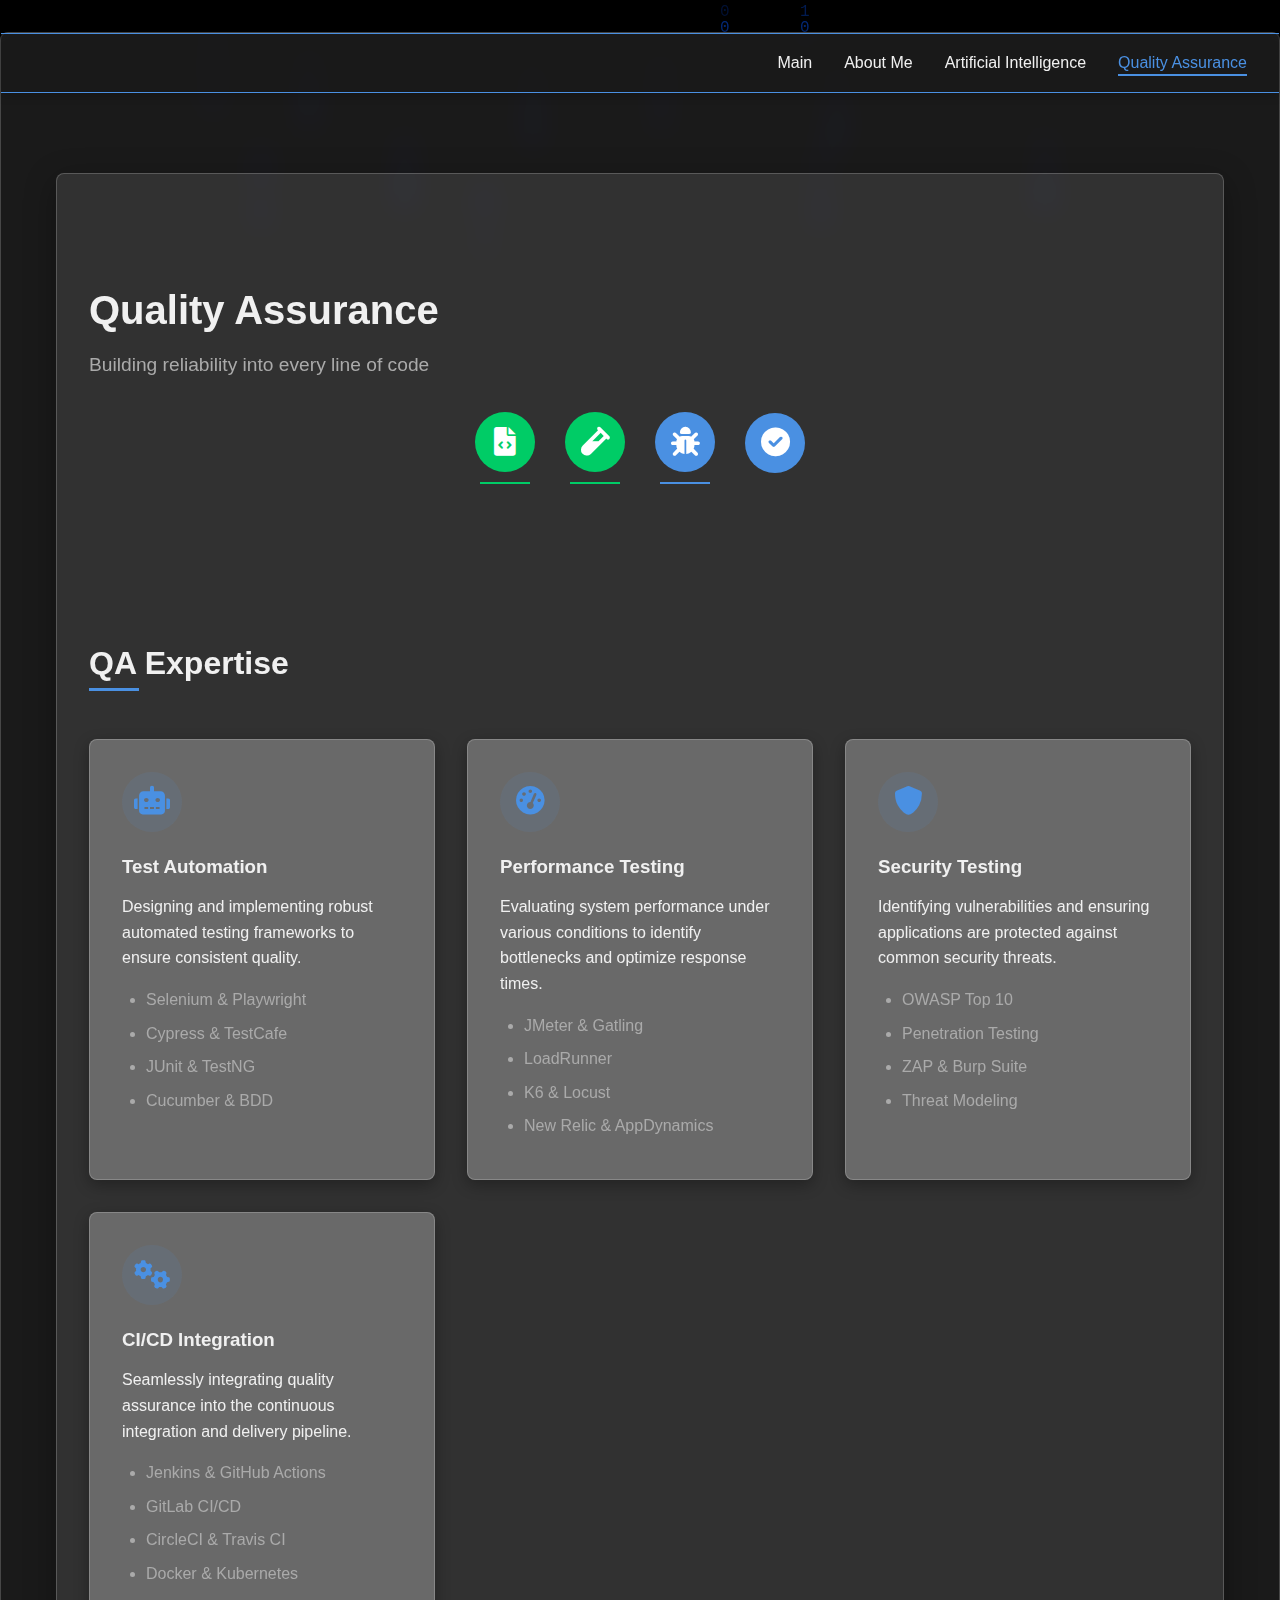
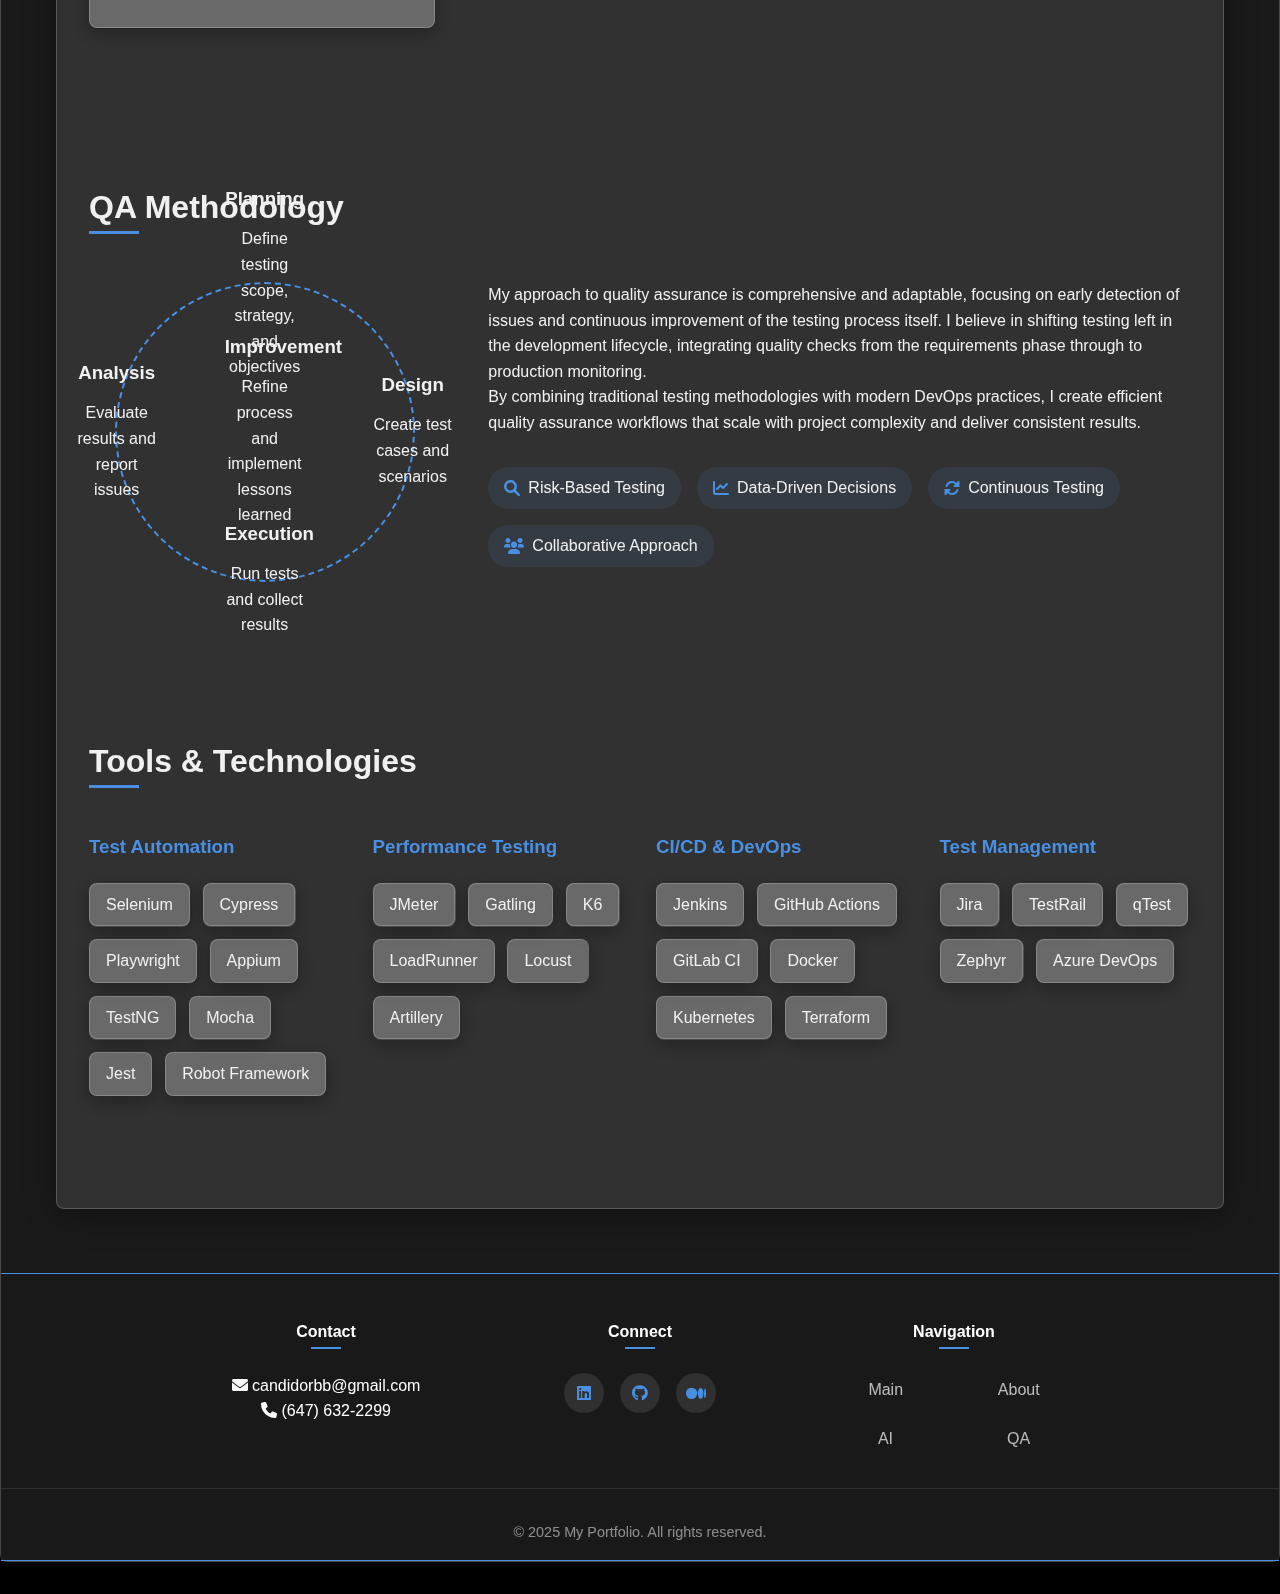
<file: pages/qa.html>
<!DOCTYPE html>
<html lang="en">
  <head>
    <meta charset="UTF-8" />
    <meta name="viewport" content="width=device-width, initial-scale=1.0" />
    <title>Portfolio | Quality Assurance</title>
    <link rel="stylesheet" href="../css/styles.css" />
    <link
      rel="stylesheet"
      href="https://cdnjs.cloudflare.com/ajax/libs/font-awesome/6.0.0-beta3/css/all.min.css"
    />
  </head>
  <body>
    <canvas id="backgroundMatrixCanvas"></canvas>

    <main>
      <header>
        <nav>
          <ul>
            <li><a href="main.html">Main</a></li>
            <li><a href="about.html">About Me</a></li>
            <li><a href="ai.html">Artificial Intelligence</a></li>
            <li class="active"><a href="qa.html">Quality Assurance</a></li>
          </ul>
        </nav>
      </header>



      <!-- Main content section -->
      <section class="nav-containers">
        <div class="container">
          <div class="content-wrapper">
            <!-- QA Content -->
    <section class="qa-hero">
      <div class="qa-hero-content">
        <h1>Quality Assurance</h1>
        <p class="subtitle">Building reliability into every line of code</p>
      </div>
      <div class="qa-hero-visual">
        <div class="qa-animation">
          <!-- QA process animation will be handled by CSS/JS -->
          <div class="qa-process">
            <div class="process-step">
              <div class="step-icon"><i class="fas fa-file-code"></i></div>
              <div class="step-line"></div>
            </div>
            <div class="process-step">
              <div class="step-icon"><i class="fas fa-vial"></i></div>
              <div class="step-line"></div>
            </div>
            <div class="process-step">
              <div class="step-icon"><i class="fas fa-bug"></i></div>
              <div class="step-line"></div>
            </div>
            <div class="process-step">
              <div class="step-icon"><i class="fas fa-check-circle"></i></div>
            </div>
          </div>
        </div>
      </div>
    </section>

    <section class="qa-expertise">
      <h2>QA Expertise</h2>
      <div class="expertise-grid">
        <div class="expertise-card">
          <div class="expertise-icon">
            <i class="fas fa-robot"></i>
          </div>
          <h3>Test Automation</h3>
          <p>Designing and implementing robust automated testing frameworks to ensure consistent quality.</p>
          <ul class="tech-list">
            <li>Selenium & Playwright</li>
            <li>Cypress & TestCafe</li>
            <li>JUnit & TestNG</li>
            <li>Cucumber & BDD</li>
          </ul>
        </div>
        <div class="expertise-card">
          <div class="expertise-icon">
            <i class="fas fa-tachometer-alt"></i>
          </div>
          <h3>Performance Testing</h3>
          <p>Evaluating system performance under various conditions to identify bottlenecks and optimize response times.</p>
          <ul class="tech-list">
            <li>JMeter & Gatling</li>
            <li>LoadRunner</li>
            <li>K6 & Locust</li>
            <li>New Relic & AppDynamics</li>
          </ul>
        </div>
        <div class="expertise-card">
          <div class="expertise-icon">
            <i class="fas fa-shield-alt"></i>
          </div>
          <h3>Security Testing</h3>
          <p>Identifying vulnerabilities and ensuring applications are protected against common security threats.</p>
          <ul class="tech-list">
            <li>OWASP Top 10</li>
            <li>Penetration Testing</li>
            <li>ZAP & Burp Suite</li>
            <li>Threat Modeling</li>
          </ul>
        </div>
        <div class="expertise-card">
          <div class="expertise-icon">
            <i class="fas fa-cogs"></i>
          </div>
          <h3>CI/CD Integration</h3>
          <p>Seamlessly integrating quality assurance into the continuous integration and delivery pipeline.</p>
          <ul class="tech-list">
            <li>Jenkins & GitHub Actions</li>
            <li>GitLab CI/CD</li>
            <li>CircleCI & Travis CI</li>
            <li>Docker & Kubernetes</li>
          </ul>
        </div>
      </div>
    </section>

    <section class="qa-methodology">
      <h2>QA Methodology</h2>
      <div class="methodology-container">
        <div class="methodology-visual">
          <div class="methodology-cycle">
            <div class="cycle-step step-1">
              <div class="step-content">
                <h3>Planning</h3>
                <p>Define testing scope, strategy, and objectives</p>
              </div>
            </div>
            <div class="cycle-step step-2">
              <div class="step-content">
                <h3>Design</h3>
                <p>Create test cases and scenarios</p>
              </div>
            </div>
            <div class="cycle-step step-3">
              <div class="step-content">
                <h3>Execution</h3>
                <p>Run tests and collect results</p>
              </div>
            </div>
            <div class="cycle-step step-4">
              <div class="step-content">
                <h3>Analysis</h3>
                <p>Evaluate results and report issues</p>
              </div>
            </div>
            <div class="cycle-step step-5">
              <div class="step-content">
                <h3>Improvement</h3>
                <p>Refine process and implement lessons learned</p>
              </div>
            </div>
          </div>
        </div>
        <div class="methodology-description">
          <p>My approach to quality assurance is comprehensive and adaptable, focusing on early detection of issues and continuous improvement of the testing process itself. I believe in shifting testing left in the development lifecycle, integrating quality checks from the requirements phase through to production monitoring.</p>
          <p>By combining traditional testing methodologies with modern DevOps practices, I create efficient quality assurance workflows that scale with project complexity and deliver consistent results.</p>
          <div class="methodology-highlights">
            <div class="highlight-item">
              <i class="fas fa-search"></i>
              <span>Risk-Based Testing</span>
            </div>
            <div class="highlight-item">
              <i class="fas fa-chart-line"></i>
              <span>Data-Driven Decisions</span>
            </div>
            <div class="highlight-item">
              <i class="fas fa-sync-alt"></i>
              <span>Continuous Testing</span>
            </div>
            <div class="highlight-item">
              <i class="fas fa-users"></i>
              <span>Collaborative Approach</span>
            </div>
          </div>
        </div>
      </div>
    </section>

    <section class="qa-projects" style="display: none;">
      <h2>QA Projects</h2>
      <div class="project-showcase">
        <div class="project-item">
          <div class="project-image">
            <div class="project-placeholder">
              <i class="fas fa-laptop-code"></i>
            </div>
          </div>
          <div class="project-details">
            <h3>Enterprise Test Automation Framework</h3>
            <p>Designed and implemented a comprehensive test automation framework for a large financial institution, covering web, mobile, and API testing.</p>
            <div class="tech-tags">
              <span>Java</span>
              <span>Selenium</span>
              <span>Appium</span>
              <span>REST Assured</span>
            </div>
            <div class="project-results">
              <h4>Results:</h4>
              <ul>
                <li>Reduced regression testing time by 75%</li>
                <li>Increased test coverage from 60% to 92%</li>
                <li>Decreased production defects by 45%</li>
              </ul>
            </div>
          </div>
        </div>
        
        <div class="project-item">
          <div class="project-image">
            <div class="project-placeholder">
              <i class="fas fa-tachometer-alt"></i>
            </div>
          </div>
          <div class="project-details">
            <h3>Performance Testing Initiative</h3>
            <p>Led a performance testing initiative for a high-traffic e-commerce platform, identifying and resolving critical bottlenecks before the holiday shopping season.</p>
            <div class="tech-tags">
              <span>JMeter</span>
              <span>Grafana</span>
              <span>InfluxDB</span>
              <span>AWS CloudWatch</span>
            </div>
            <div class="project-results">
              <h4>Results:</h4>
              <ul>
                <li>Improved system throughput by 300%</li>
                <li>Reduced average response time from 2.5s to 0.8s</li>
                <li>Successfully handled 5x normal traffic during peak season</li>
              </ul>
            </div>
          </div>
        </div>
        
        <div class="project-item">
          <div class="project-image">
            <div class="project-placeholder">
              <i class="fas fa-shield-alt"></i>
            </div>
          </div>
          <div class="project-details">
            <h3>Security Testing Program</h3>
            <p>Established a comprehensive security testing program for a healthcare application, ensuring compliance with HIPAA regulations and protection of sensitive patient data.</p>
            <div class="tech-tags">
              <span>OWASP ZAP</span>
              <span>Burp Suite</span>
              <span>Nessus</span>
              <span>Python</span>
            </div>
            <div class="project-results">
              <h4>Results:</h4>
              <ul>
                <li>Identified and remediated 24 critical security vulnerabilities</li>
                <li>Achieved 100% compliance with security requirements</li>
                <li>Implemented automated security scanning in CI/CD pipeline</li>
              </ul>
            </div>
          </div>
        </div>
      </div>
    </section>

    <section class="qa-tools">
      <h2>Tools & Technologies</h2>
      <div class="tools-grid">
        <div class="tool-category">
          <h3>Test Automation</h3>
          <div class="tools-list">
            <span class="tool-item">Selenium</span>
            <span class="tool-item">Cypress</span>
            <span class="tool-item">Playwright</span>
            <span class="tool-item">Appium</span>
            <span class="tool-item">TestNG</span>
            <span class="tool-item">Mocha</span>
            <span class="tool-item">Jest</span>
            <span class="tool-item">Robot Framework</span>
          </div>
        </div>
        <div class="tool-category">
          <h3>Performance Testing</h3>
          <div class="tools-list">
            <span class="tool-item">JMeter</span>
            <span class="tool-item">Gatling</span>
            <span class="tool-item">K6</span>
            <span class="tool-item">LoadRunner</span>
            <span class="tool-item">Locust</span>
            <span class="tool-item">Artillery</span>
          </div>
        </div>
        <div class="tool-category">
          <h3>CI/CD & DevOps</h3>
          <div class="tools-list">
            <span class="tool-item">Jenkins</span>
            <span class="tool-item">GitHub Actions</span>
            <span class="tool-item">GitLab CI</span>
            <span class="tool-item">Docker</span>
            <span class="tool-item">Kubernetes</span>
            <span class="tool-item">Terraform</span>
          </div>
        </div>
        <div class="tool-category">
          <h3>Test Management</h3>
          <div class="tools-list">
            <span class="tool-item">Jira</span>
            <span class="tool-item">TestRail</span>
            <span class="tool-item">qTest</span>
            <span class="tool-item">Zephyr</span>
            <span class="tool-item">Azure DevOps</span>
          </div>
        </div>
      </div>
    </section>
          </div>
        </div>
      </section>
      <footer>
        <div class="footer-content">
          <div class="footer-section">
            <h4>Contact</h4>
            <p><i class="fas fa-envelope"></i> candidorbb@gmail.com</p>
            <p><i class="fas fa-phone"></i> (647) 632-2299</p>
          </div>
          <div class="footer-section">
            <h4>Connect</h4>
            <div class="social-links">
              <a href="#" target="_blank"><i class="fab fa-linkedin"></i></a>
              <a href="#" target="_blank"><i class="fab fa-github"></i></a>
              <a href="#" target="_blank"><i class="fab fa-medium"></i></a>
            </div>
          </div>
          <div class="footer-section">
            <h4>Navigation</h4>
            <nav class="footer-nav">
              <div class="nav-row">
                <a href="main.html">Main</a>
                <a href="about.html">About</a>
              </div>
              <div class="nav-row">
                <a href="ai.html">AI</a>
                <a href="qa.html">QA</a>
              </div>
            </nav>
          </div>
        </div>
        <div class="copyright">
          <p>&copy; 2025 My Portfolio. All rights reserved.</p>
        </div>
      </footer>
    </main>

    <script src="../js/scripts.js"></script>
  </body>
</html>
</file>
<file: css/styles.css>
/* Global Styles */
:root {
  --primary-color: #4a90e2;
  --primary-dark: #2171cd;
  --primary-light: #7fb5ff;
  --secondary-color: #333;
  --text-color: #f0f0f0;
  --text-light: #aaa;
  --background-color: #000;
  --card-bg: rgba(255, 255, 255, 0.1);
  --border-radius: 8px;
  --box-shadow: 0 5px 15px rgba(0, 0, 0, 0.3);
  --glass-bg: rgba(255, 255, 255, 0.1);
  --glass-border: rgba(255, 255, 255, 0.2);
  --glass-shadow: 0 8px 32px rgba(0, 0, 0, 0.3);
  --transition: all 0.3s ease;
  --font-main: 'Segoe UI', Tahoma, Geneva, Verdana, sans-serif;
}

* {
  margin: 0;
  padding: 0;
  box-sizing: border-box;
}

body {
  font-family: var(--font-main);
  color: var(--text-color);
  background-color: var(--background-color);
  line-height: 1.6;
  position: relative;
  min-height: 100vh;
  overflow-x: hidden;
}

/* Matrix background effect */
body::before {
  content: '';
  position: fixed;
  top: 0;
  left: 0;
  width: 100%;
  height: 100%;
  z-index: -2;
  background-color: #000;
}

/* Canvas for matrix effect will be added via JavaScript */
#backgroundMatrixCanvas {
  position: fixed;
  top: 0;
  left: 0;
  width: 100%;
  height: 100%;
  z-index: -1;
  opacity: 0.7;
}

a {
  text-decoration: none;
  color: var(--primary-color);
  transition: var(--transition);
}

a:hover {
  color: var(--primary-dark);
}

ul {
  list-style: none;
}

img {
  max-width: 100%;
  height: auto;
}

h1, h2, h3, h4, h5, h6 {
  margin-bottom: 1rem;
  line-height: 1.2;
}

h1 {
  font-size: 2.5rem;
}

h2 {
  font-size: 2rem;
  position: relative;
  padding-bottom: 0.5rem;
  margin-bottom: 2rem;
}

h2::after {
  content: '';
  position: absolute;
  bottom: 0;
  left: 0;
  width: 50px;
  height: 3px;
  background-color: var(--primary-color);
}

section {
  padding: 5rem 0;
}

.container {
  width: 100%;
  max-width: 1200px;
  margin: 0 auto;
  padding: 0 1rem;
  position: relative;
}

.banner-text {
  position: absolute;
  right: 2rem;
  bottom: 2rem;
  color: white;
  font-family: 'Pacifico', 'Brush Script MT', cursive;
  font-size: 2.5rem;
  text-shadow: 2px 2px 4px rgba(0, 0, 0, 0.5);
}

.welcome-text {
  position: absolute;
  top: 0;
  left: 0;
  width: 100%;
  height: 100%;
  display: flex;
  align-items: center;
  justify-content: center;
  color: rgba(255, 255, 255, 0.8);
  font-family: var(--font-main);
  font-size: 12rem;
  font-weight: 500;
  text-shadow: 2px 2px 4px rgba(0, 0, 0, 0.5);
  text-align: center;
  letter-spacing: 2px;
  background-color: rgba(0, 0, 0, 0.2);
}

.btn {
  display: inline-block;
  padding: 0.8rem 1.5rem;
  background-color: var(--primary-color);
  color: white;
  border-radius: var(--border-radius);
  text-transform: uppercase;
  font-weight: 600;
  letter-spacing: 1px;
  transition: var(--transition);
  border: none;
  cursor: pointer;
}

.btn:hover {
  background-color: var(--primary-dark);
  color: white;
  transform: translateY(-3px);
  box-shadow: 0 5px 15px rgba(74, 144, 226, 0.3);
}

.btn.secondary {
  background-color: transparent;
  border: 2px solid var(--primary-color);
  color: var(--primary-color);
}

.btn.secondary:hover {
  background-color: var(--primary-color);
  color: white;
}

.btn.small {
  padding: 0.5rem 1rem;
  font-size: 0.9rem;
}

/* Header & Navigation */
header {
  background-color: rgba(0, 0, 0, 0.5);
  backdrop-filter: blur(5px);
  -webkit-backdrop-filter: blur(5px);
  box-shadow: 0 2px 10px rgba(0, 0, 0, 0.2);
  position: sticky;
  top: 0;
  z-index: 1000;
  padding: 1rem 0;
  border-bottom: 1px solid var(--primary-color);
  border-top: 1px solid var(--primary-color);
  margin: -2rem -2rem 2rem -2rem; /* Extend to the edges of main container */
}

header nav {
  display: flex;
  justify-content: flex-end;
  padding-right: 2rem;
}

nav ul {
  display: flex;
  gap: 2rem;
}

nav ul li a {
  color: var(--text-color);
  font-weight: 500;
  position: relative;
}

nav ul li a::after {
  content: '';
  position: absolute;
  bottom: -5px;
  left: 0;
  width: 0;
  height: 2px;
  background-color: var(--primary-color);
  transition: var(--transition);
}

nav ul li a:hover::after,
nav ul li.active a::after {
  width: 100%;
}

nav ul li.active a {
  color: var(--primary-color);
}

/* Hero Section */
.hero {
  display: flex;
  align-items: center;
  min-height: calc(100vh - 80px);
}

/* Top Image Box */
.top-image-box {
  width: 100%;
  padding: 0 0 2rem 0;
  margin-bottom: 1rem;
}

.profile-image-container {
  width: 100%;
  height: 300px;
  border-radius: var(--border-radius);
  overflow: hidden;
  border: 3px solid var(--primary-color);
  box-shadow: var(--glass-shadow);
  position: relative;
}

.profile-image-container img {
  width: 100%;
  height: 100%;
  object-fit: cover;
}

/* Navigation Containers */
.nav-containers {
  padding: 2rem 0;
}

.nav-box-wrapper {
  display: flex;
  justify-content: space-between;
  gap: 2rem;
  flex-wrap: wrap;
}

.content-wrapper {
  background-color: var(--glass-bg);
  border-radius: var(--border-radius);
  border: 1px solid var(--glass-border);
  box-shadow: var(--glass-shadow);
  padding: 2rem;
  margin-top: 1rem;
}

.nav-box {
  flex: 1;
  min-width: 250px;
  height: 300px;
  background-color: rgba(255, 255, 255, 0.05);
  border-radius: var(--border-radius);
  padding: 2rem;
  text-align: center;
  transition: var(--transition);
  cursor: pointer;
  border: 1px solid var(--glass-border);
  backdrop-filter: blur(5px);
  -webkit-backdrop-filter: blur(5px);
  box-shadow: var(--box-shadow);
  display: flex;
  flex-direction: column;
  justify-content: center;
  align-items: center;
}

.nav-box:hover {
  transform: translateY(-10px);
  box-shadow: 0 15px 30px rgba(0, 0, 0, 0.2);
  border-color: var(--primary-color);
}

.nav-box-icon {
  font-size: 3rem;
  color: var(--primary-color);
  margin-bottom: 1.5rem;
}

.nav-box h3 {
  margin-bottom: 1rem;
  color: var(--text-color);
}

.nav-box p {
  color: var(--text-light);
  font-size: 0.9rem;
}

main {
  min-height: calc(100vh - 4rem); /* Subtract just the margins */
  max-width: 1400px;
  margin: 2rem auto;
  padding: 2rem;
  background: var(--glass-bg);
  backdrop-filter: blur(16px);
  -webkit-backdrop-filter: blur(16px);
  border-radius: var(--border-radius);
  border: 1px solid var(--glass-border);
  box-shadow: var(--glass-shadow);
  display: flex;
  flex-direction: column;
}

section:first-of-type {
  margin-top: 0;
}

section:last-of-type {
  margin-bottom: 0;
}

.hero-content {
  flex: 1;
  padding-right: 2rem;
}

.hero-content h1 {
  font-size: 3rem;
  margin-bottom: 1rem;
}

.subtitle {
  font-size: 1.2rem;
  color: var(--text-light);
  margin-bottom: 2rem;
}

.cta-buttons {
  display: flex;
  gap: 1rem;
  margin-top: 2rem;
}

.hero-image {
  flex: 1;
  display: flex;
  justify-content: center;
  align-items: center;
}

.triangle-container {
  position: relative;
  width: 300px;
  height: 300px;
}

.main-triangle {
  position: absolute;
  top: 50%;
  left: 50%;
  transform: translate(-50%, -50%);
  width: 200px;
  height: 173px;
  background: rgba(255, 255, 255, 0.05);
  backdrop-filter: blur(10px);
  clip-path: polygon(50% 0%, 0% 100%, 100% 100%);
  filter: drop-shadow(0 0 20px rgba(0, 0, 0, 0.1));
  animation: pulse 3s ease-in-out infinite;
  overflow: hidden;
  background-color: rgba(74, 144, 226, 0.05);
  border: 1px solid rgba(74, 144, 226, 0.2);
}

/* Projects Section */
.projects {
  background-color: rgba(0, 0, 0, 0.3);
  text-align: center;
  border-radius: var(--border-radius);
  padding: 2rem;
  margin: 2rem 0;
}

.project-grid {
  display: grid;
  grid-template-columns: repeat(auto-fill, minmax(300px, 1fr));
  gap: 2rem;
  margin-top: 3rem;
}

.project-card {
  background-color: rgba(255, 255, 255, 0.05);
  border-radius: var(--border-radius);
  overflow: hidden;
  box-shadow: var(--box-shadow);
  transition: var(--transition);
  border: 1px solid var(--glass-border);
  backdrop-filter: blur(5px);
  -webkit-backdrop-filter: blur(5px);
}

.project-card:hover {
  transform: translateY(-10px);
  box-shadow: 0 15px 30px rgba(0, 0, 0, 0.15);
}

.project-image {
  height: 200px;
  background-color: #eee;
  position: relative;
  overflow: hidden;
}

.project-image::before {
  content: '';
  position: absolute;
  top: 0;
  left: 0;
  width: 100%;
  height: 100%;
  background: linear-gradient(135deg, rgba(74, 144, 226, 0.3), rgba(0, 0, 0, 0.1));
}

.ai-project {
  background: url('https://images.unsplash.com/photo-1677442135136-760c813028c0') center/cover;
}

.qa-project {
  background: url('https://images.unsplash.com/photo-1600132806370-bf17e65e942f') center/cover;
}

.hybrid-project {
  background: url('https://images.unsplash.com/photo-1558346490-a72e53ae2d4f') center/cover;
}

.project-card h3 {
  padding: 1.5rem 1.5rem 0.5rem;
}

.project-card p {
  padding: 0 1.5rem 1.5rem;
  color: var(--text-light);
}

.project-card .btn {
  margin: 0 1.5rem 1.5rem;
}

/* Skills Section */
.skills {
  text-align: center;
}

.skills-container {
  display: flex;
  flex-wrap: wrap;
  justify-content: center;
  gap: 2rem;
  margin-top: 3rem;
}

.skill-category {
  flex: 1;
  min-width: 250px;
  max-width: 350px;
  background-color: rgba(255, 255, 255, 0.05);
  border-radius: var(--border-radius);
  padding: 2rem;
  box-shadow: var(--box-shadow);
  transition: var(--transition);
  border: 1px solid var(--glass-border);
  backdrop-filter: blur(5px);
  -webkit-backdrop-filter: blur(5px);
}

.skill-category:hover {
  transform: translateY(-5px);
  box-shadow: 0 10px 25px rgba(0, 0, 0, 0.15);
}

.skill-category h3 {
  display: flex;
  align-items: center;
  justify-content: center;
  gap: 0.5rem;
  margin-bottom: 1.5rem;
  color: var(--primary-color);
}

.skill-category i {
  font-size: 1.5rem;
}

.skill-category ul {
  text-align: left;
}

.skill-category ul li {
  padding: 0.5rem 0;
  border-bottom: 1px solid rgba(255, 255, 255, 0.1);
}

.skill-category ul li:last-child {
  border-bottom: none;
}

/* Footer */
footer {
  background-color: rgba(0, 0, 0, 0.5);
  backdrop-filter: blur(5px);
  -webkit-backdrop-filter: blur(5px);
  color: white;
  padding: 3rem 0 1rem;
  margin: 2rem -2rem -2rem -2rem; /* Extend to the edges of main container */
  border-top: 1px solid var(--primary-color);
  border-bottom: 1px solid var(--primary-color);
}

.footer-content {
  display: flex;
  flex-wrap: wrap;
  justify-content: center;
  gap: 4rem;
  margin-bottom: 2rem;
  padding: 0 2rem;
}

.footer-section {
  flex: 1;
  min-width: 200px;
  max-width: 250px;
  text-align: center;
}

.footer-section h4 {
  margin-bottom: 1.5rem;
  position: relative;
  padding-bottom: 0.5rem;
}

.footer-section h4::after {
  content: '';
  position: absolute;
  bottom: 0;
  left: 50%;
  transform: translateX(-50%);
  width: 30px;
  height: 2px;
  background-color: var(--primary-color);
}

.social-links {
  display: flex;
  gap: 1rem;
  justify-content: center;
}

.social-links a {
  display: flex;
  align-items: center;
  justify-content: center;
  width: 40px;
  height: 40px;
  background-color: rgba(255, 255, 255, 0.1);
  border-radius: 50%;
  transition: var(--transition);
}

.social-links a:hover {
  background-color: var(--primary-color);
  transform: translateY(-3px);
}

.footer-nav {
  display: flex;
  flex-direction: column;
  gap: 1rem;
}

.nav-row {
  display: flex;
  justify-content: space-around;
  gap: 1rem;
}

.footer-nav a {
  color: rgba(255, 255, 255, 0.7);
  padding: 0.25rem 0.5rem;
}

.footer-nav a:hover {
  color: var(--primary-color);
}

.copyright {
  text-align: center;
  padding-top: 2rem;
  border-top: 1px solid rgba(255, 255, 255, 0.1);
  color: rgba(255, 255, 255, 0.5);
  font-size: 0.9rem;
}

/* About Page Styles */
.about-page .about-hero {
  padding: 5rem 0;
  background-color: #f5f5f5;
}

.profile-container {
  display: flex;
  flex-wrap: wrap;
  gap: 3rem;
  margin-top: 3rem;
}

.profile-image {
  flex: 1;
  min-width: 225px;
  max-width: 300px;
}

.profile-placeholder {
  width: 100%;
  aspect-ratio: 1;
  background-color: #e0e0e0;
  border-radius: 50%;
  display: flex;
  align-items: center;
  justify-content: center;
}

.profile-photo {
  width: 100%;
  aspect-ratio: 1;
  border-radius: 50%;
  overflow: hidden;
  border: 3px solid var(--primary-color);
  box-shadow: var(--box-shadow);
}

.profile-photo img {
  width: 100%;
  height: 100%;
  object-fit: cover;
  object-position: center;
}

.profile-placeholder i {
  font-size: 5rem;
  color: #aaa;
}

.profile-details {
  flex: 2;
  min-width: 300px;
}

.timeline-section {
  padding: 5rem 0;
}

.timeline {
  position: relative;
  max-width: 1000px;
  margin: 0 auto;
}

.timeline::before {
  content: '';
  position: absolute;
  top: 0;
  bottom: 0;
  left: 50%;
  width: 2px;
  background-color: var(--primary-color);
  transform: translateX(-50%);
}

.timeline-item {
  position: relative;
  margin-bottom: 3rem;
  width: 100%;
  display: flex;
}

.timeline-left {
  justify-content: flex-start;
  padding-right: 50%;
  padding-left: 0;
}

.timeline-right {
  justify-content: flex-end;
  padding-left: 50%;
  padding-right: 0;
}

.timeline-dot {
  position: absolute;
  left: 50%;
  top: 34px;
  width: 20px;
  height: 20px;
  border-radius: 50%;
  background-color: var(--primary-color);
  z-index: 2;
  transform: translateX(-50%);
}

.timeline-content {
  background-color: rgba(255, 255, 255, 0.1);
  padding: 1.5rem;
  border-radius: var(--border-radius);
  box-shadow: var(--box-shadow);
  width: 90%;
  position: relative;
  backdrop-filter: blur(10px);
  border: 1px solid var(--glass-border);
  color: var(--text-color);
}

.timeline-left .timeline-content {
  margin-right: 30px;
}

.timeline-right .timeline-content {
  margin-left: 30px;
}

.timeline-content::before {
  content: '';
  position: absolute;
  top: 42px;
  height: 2px;
  background-color: var(--primary-color);
  z-index: 1;
}

.timeline-left .timeline-content::before {
  right: -50px;
  width: 50px;
}

.timeline-right .timeline-content::before {
  left: -50px;
  width: 50px;
}

.timeline-content h3 {
  margin-bottom: 0.5rem;
  color: var(--primary-color);
}

.timeline-content h4 {
  margin-bottom: 0.5rem;
  font-weight: normal;
  color: var(--text-light);
}

.timeline-date {
  font-style: italic;
  color: var(--text-light);
  margin-bottom: 1rem;
}

.timeline-type {
  position: absolute;
  bottom: 10px;
  right: 10px;
  font-size: 0.8rem;
  padding: 3px 8px;
  border-radius: 12px;
  background-color: rgba(0, 0, 0, 0.2);
}

.academic .timeline-type {
  color: #7fb5ff;
}

.professional .timeline-type {
  color: #4a90e2;
}

.personal-section {
  text-align: center;
}

.philosophy-content {
  display: flex;
  flex-wrap: wrap;
  justify-content: center;
  gap: 2rem;
  margin-top: 3rem;
}

.philosophy-item {
  flex: 1;
  min-width: 250px;
  max-width: 350px;
  background-color: rgba(255, 255, 255, 0.1);
  border-radius: var(--border-radius);
  padding: 2rem;
  box-shadow: var(--box-shadow);
  transition: var(--transition);
  backdrop-filter: blur(10px);
  border: 1px solid var(--glass-border);
  color: var(--text-color);
}

.philosophy-item:hover {
  transform: translateY(-5px);
}

.philosophy-item i {
  font-size: 2.5rem;
  color: var(--primary-color);
  margin-bottom: 1.5rem;
}

.interests-section {
  text-align: center;
}

.interests-content {
  display: flex;
  flex-wrap: wrap;
  gap: 1.5rem;
  align-items: flex-start;
  margin-bottom: 1rem;
}

.interests-text-container {
  flex: 2;
  min-width: 300px;
  display: flex;
  flex-direction: column;
}

.interests-text {
  text-align: left;
  margin-bottom: 0.5rem;
}

.interests-photos {
  flex: 1;
  min-width: 250px;
  max-width: 350px;
  position: relative;
  height: 350px;
}

.photo-bubble {
  position: absolute;
  border-radius: 50%;
  overflow: hidden;
  border: 3px solid var(--primary-color);
  box-shadow: var(--box-shadow);
}

.photo-bubble img {
  width: 100%;
  height: 100%;
  object-fit: cover;
  object-position: center;
}

.photo-bubble-1 {
  width: 180px;
  height: 180px;
  top: 0;
  left: 50%;
  transform: translateX(-50%);
  z-index: 3;
}

.photo-bubble-2 {
  width: 150px;
  height: 150px;
  bottom: 30px;
  left: 20px;
  z-index: 2;
}

.photo-bubble-3 {
  width: 130px;
  height: 130px;
  bottom: 60px;
  right: 20px;
  z-index: 1;
}

.interests-grid {
  display: flex;
  flex-wrap: wrap;
  justify-content: center;
  gap: 1.5rem;
  margin-top: 1rem;
  max-width: 600px;
  margin-left: auto;
  margin-right: auto;
}

.interest-item {
  display: flex;
  flex-direction: column;
  align-items: center;
  gap: 0.5rem;
  width: 80px;
  margin-bottom: 0.5rem;
}

.interest-item i {
  font-size: 2rem;
  color: var(--primary-color);
}

/* AI Page Styles */
.ai-page .ai-hero {
  background: linear-gradient(135deg, #f5f5f5, #e0e0e0);
  padding: 5rem 0;
  display: flex;
  flex-wrap: wrap;
  align-items: center;
  gap: 2rem;
}

.ai-hero-content {
  flex: 1;
  min-width: 300px;
}

.ai-hero-visual {
  flex: 1;
  min-width: 300px;
  display: flex;
  justify-content: center;
}

.neural-network-animation {
  position: relative;
  width: 400px;
  height: 300px;
  display: flex;
  justify-content: space-between;
  align-items: center;
}

.node-layer {
  display: flex;
  flex-direction: column;
  gap: 20px;
}

.node {
  width: 30px;
  height: 30px;
  background-color: var(--primary-color);
  border-radius: 50%;
  opacity: 0.7;
  animation: node-pulse 3s infinite alternate;
}

@keyframes node-pulse {
  0% {
    transform: scale(0.8);
    opacity: 0.5;
  }
  100% {
    transform: scale(1.1);
    opacity: 0.9;
  }
}

.expertise-grid {
  display: grid;
  grid-template-columns: repeat(auto-fill, minmax(280px, 1fr));
  gap: 2rem;
  margin-top: 3rem;
}

.expertise-card {
  background-color: rgba(255, 255, 255, 0.1);
  border-radius: var(--border-radius);
  padding: 2rem;
  box-shadow: var(--box-shadow);
  transition: var(--transition);
  backdrop-filter: blur(10px);
  border: 1px solid var(--glass-border);
  color: var(--text-color);
}

.expertise-card:hover {
  transform: translateY(-5px);
  box-shadow: 0 15px 30px rgba(0, 0, 0, 0.15);
}

.expertise-icon {
  width: 60px;
  height: 60px;
  background-color: rgba(74, 144, 226, 0.1);
  border-radius: 50%;
  display: flex;
  align-items: center;
  justify-content: center;
  margin-bottom: 1.5rem;
}

.expertise-icon i {
  font-size: 1.8rem;
  color: var(--primary-color);
}

.tech-list {
  margin-top: 1rem;
  padding-left: 1.5rem;
  list-style-type: disc;
}

.tech-list li {
  margin-bottom: 0.5rem;
  color: var(--text-light);
}

.project-showcase {
  margin-top: 3rem;
}

.project-item {
  display: flex;
  flex-wrap: nowrap;
  background-color: rgba(255, 255, 255, 0.1);
  border-radius: var(--border-radius);
  overflow: hidden;
  box-shadow: var(--box-shadow);
  margin-bottom: 3rem;
  backdrop-filter: blur(10px);
  border: 1px solid var(--glass-border);
  min-height: 400px;
  color: var(--text-color);
  position: relative;
}

.project-image {
  width: 300px;
  min-width: 300px;
  background-color: #eee;
  position: relative;
  align-self: stretch;
  display: flex;
  flex-direction: column;
  height: auto;
}

.project-placeholder {
  width: 100%;
  height: 100%;
  display: flex;
  align-items: center;
  justify-content: center;
  background-color: rgba(74, 144, 226, 0.05);
  position: absolute;
  top: 0;
  bottom: 0;
  left: 0;
  right: 0;
}

.project-placeholder i {
  font-size: 5rem;
  color: rgba(74, 144, 226, 0.3);
}

.project-details {
  flex: 2;
  min-width: 300px;
  padding: 2rem;
}

.tech-tags {
  display: flex;
  flex-wrap: wrap;
  gap: 0.5rem;
  margin: 1rem 0;
}

.tech-tags span {
  background-color: rgba(74, 144, 226, 0.1);
  color: var(--primary-color);
  padding: 0.3rem 0.8rem;
  border-radius: 20px;
  font-size: 0.9rem;
}

.project-results {
  margin-top: 1.5rem;
  background-color: rgba(255, 255, 255, 0.25);
  padding: 1rem;
  border-radius: var(--border-radius);
  border: 1px solid var(--glass-border);
  backdrop-filter: blur(5px);
}

.project-results h4 {
  margin-bottom: 0.5rem;
  color: var(--primary-color);
}

.project-results ul {
  padding-left: 1.5rem;
  list-style-type: disc;
  color: var(--text-color);
}

.research-list {
  margin-top: 3rem;
}

.research-item {
  background-color: rgba(255, 255, 255, 0.1);
  border-radius: var(--border-radius);
  padding: 2rem;
  box-shadow: var(--box-shadow);
  margin-bottom: 2rem;
  backdrop-filter: blur(10px);
  border: 1px solid var(--glass-border);
  color: var(--text-color);
}

.publication-info {
  font-style: italic;
  color: var(--text-light);
  margin-bottom: 1rem;
}

/* QA Page Styles */
.qa-page .qa-hero {
  background: linear-gradient(135deg, #f5f5f5, #e0e0e0);
  padding: 5rem 0;
  display: flex;
  flex-wrap: wrap;
  align-items: center;
  gap: 2rem;
}

.qa-hero-content {
  flex: 1;
  min-width: 300px;
}

.qa-hero-visual {
  flex: 1;
  min-width: 300px;
  display: flex;
  justify-content: center;
}

.qa-process {
  display: flex;
  align-items: center;
  gap: 30px;
}

.process-step {
  display: flex;
  flex-direction: column;
  align-items: center;
}

.step-icon {
  width: 60px;
  height: 60px;
  background-color: var(--primary-color);
  border-radius: 50%;
  display: flex;
  align-items: center;
  justify-content: center;
  margin-bottom: 10px;
  position: relative;
  z-index: 1;
}

.step-icon i {
  font-size: 1.8rem;
  color: white;
}

.step-line {
  width: 50px;
  height: 2px;
  background-color: var(--primary-color);
  position: relative;
}

.methodology-container {
  display: flex;
  flex-wrap: wrap;
  gap: 3rem;
  margin-top: 3rem;
}

.methodology-visual {
  flex: 1;
  min-width: 300px;
  display: flex;
  justify-content: center;
  align-items: center;
}

.methodology-cycle {
  position: relative;
  width: 300px;
  height: 300px;
  border-radius: 50%;
  border: 2px dashed var(--primary-color);
  display: flex;
  align-items: center;
  justify-content: center;
}

.cycle-step {
  position: absolute;
  width: 80px;
  text-align: center;
}

.step-1 { top: 0; left: 50%; transform: translateX(-50%) translateY(-50%); }
.step-2 { top: 50%; right: 0; transform: translateX(50%) translateY(-50%); }
.step-3 { bottom: 0; left: 50%; transform: translateX(-50%) translateY(50%); }
.step-4 { top: 50%; left: 0; transform: translateX(-50%) translateY(-50%); }
.step-5 { top: 50%; left: 50%; transform: translate(-50%, -50%); }

.methodology-description {
  flex: 2;
  min-width: 300px;
}

.methodology-highlights {
  display: flex;
  flex-wrap: wrap;
  gap: 1rem;
  margin-top: 2rem;
}

.highlight-item {
  display: flex;
  align-items: center;
  gap: 0.5rem;
  background-color: rgba(74, 144, 226, 0.1);
  padding: 0.5rem 1rem;
  border-radius: 20px;
}

.highlight-item i {
  color: var(--primary-color);
}

.tools-grid {
  display: grid;
  grid-template-columns: repeat(auto-fill, minmax(250px, 1fr));
  gap: 2rem;
  margin-top: 3rem;
}

.tool-category h3 {
  margin-bottom: 1.5rem;
  color: var(--primary-color);
}

.tools-list {
  display: flex;
  flex-wrap: wrap;
  gap: 0.8rem;
}

.tool-item {
  background-color: rgba(255, 255, 255, 0.1);
  padding: 0.5rem 1rem;
  border-radius: var(--border-radius);
  box-shadow: var(--box-shadow);
  transition: var(--transition);
  backdrop-filter: blur(10px);
  border: 1px solid var(--glass-border);
  color: var(--text-color);
}

.tool-item:hover {
  transform: translateY(-3px);
  box-shadow: 0 5px 15px rgba(0, 0, 0, 0.1);
  background-color: var(--primary-color);
  color: white;
}

/* Responsive Design */
@media (max-width: 768px) {
  header .container {
    flex-direction: column;
    gap: 1rem;
  }
  
  nav ul {
    gap: 1rem;
  }
  
  .hero {
    flex-direction: column;
    gap: 3rem;
  }
  
  .hero-content {
    padding-right: 0;
  }
  
  .profile-container {
    flex-direction: column;
    align-items: center;
  }
  
  .project-item {
    flex-direction: column;
  }
  
  .methodology-container {
    flex-direction: column;
  }
}

@media (max-width: 480px) {
  h1 {
    font-size: 2rem;
  }
  
  h2 {
    font-size: 1.8rem;
  }
  
  .cta-buttons {
    flex-direction: column;
  }
  
  nav ul {
    flex-wrap: wrap;
    justify-content: center;
  }
  
  .footer-content {
    flex-direction: column;
  }
}

/* Animation for Matrix Canvas in Main Page */
#matrixCanvas {
  position: absolute;
  top: 0;
  left: 0;
  width: 100%;
  height: 100%;
  opacity: 0.7;
  mix-blend-mode: screen;
}
</file>
